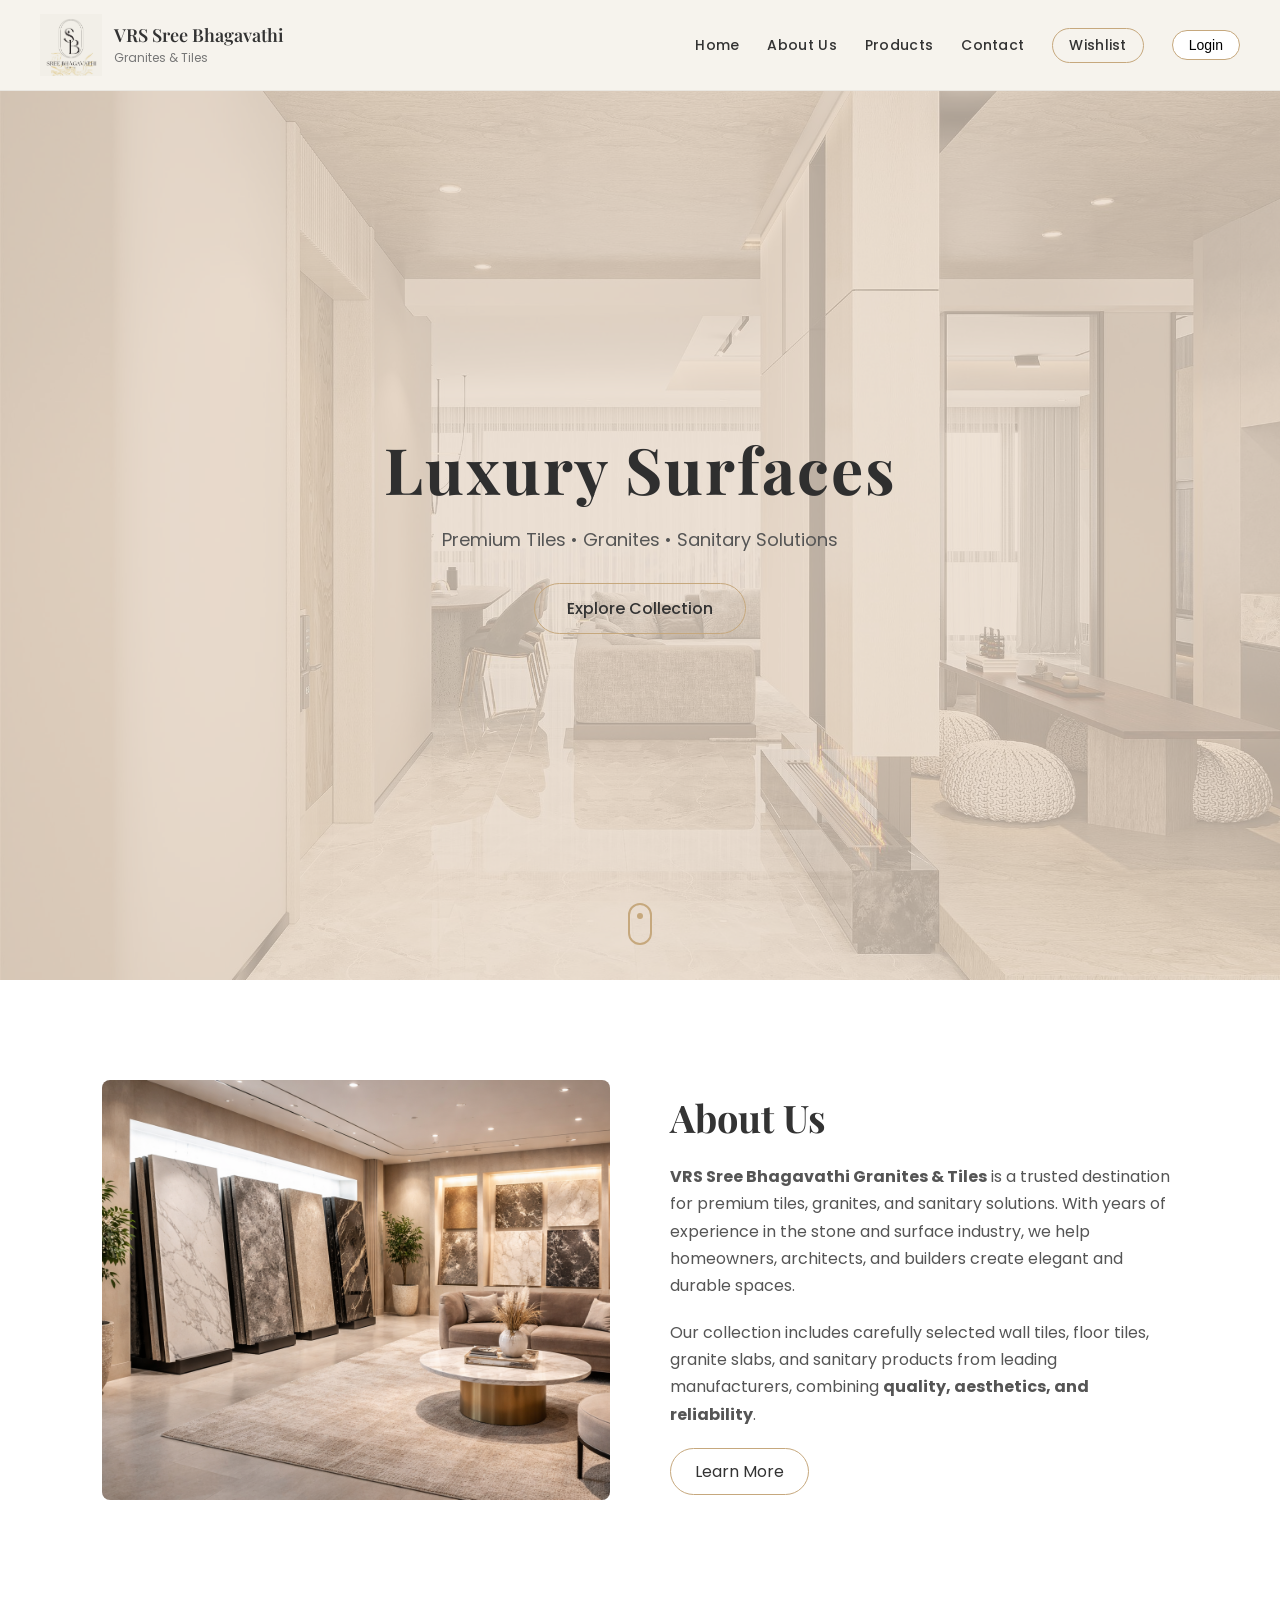
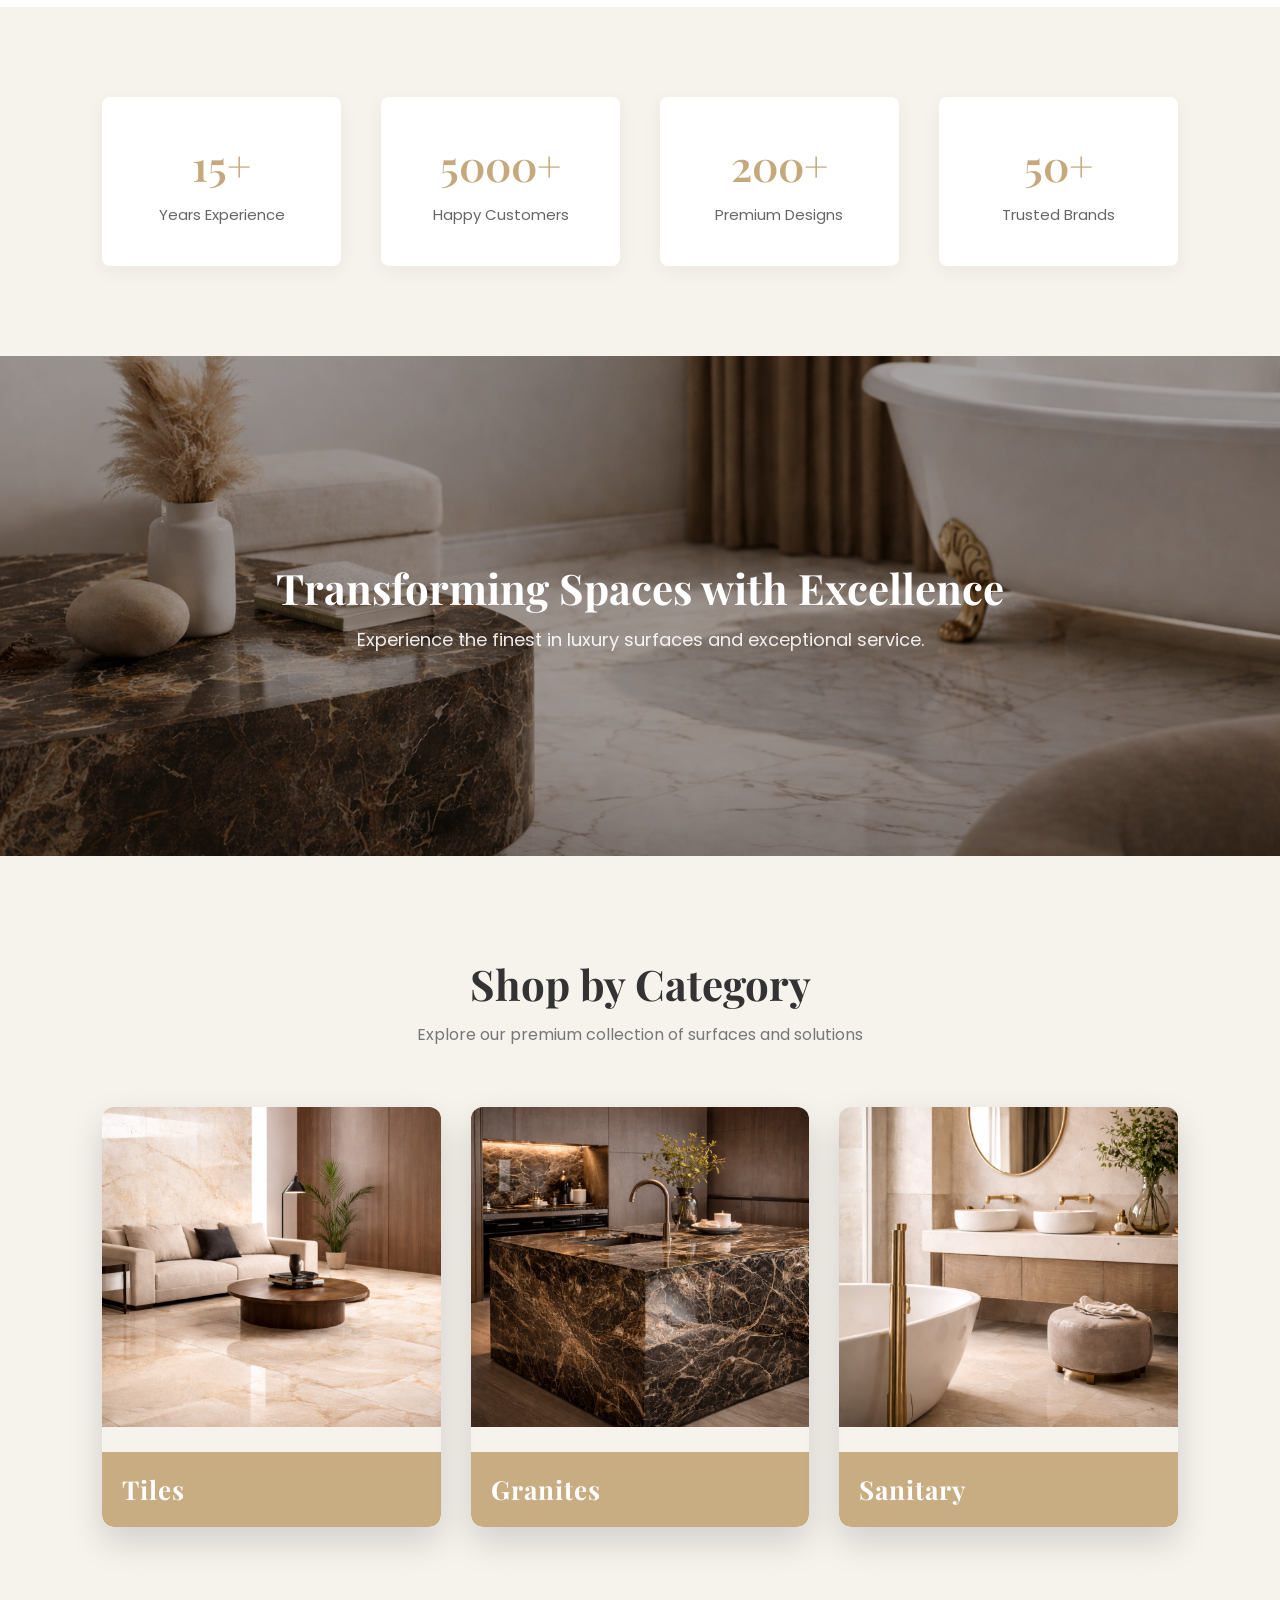
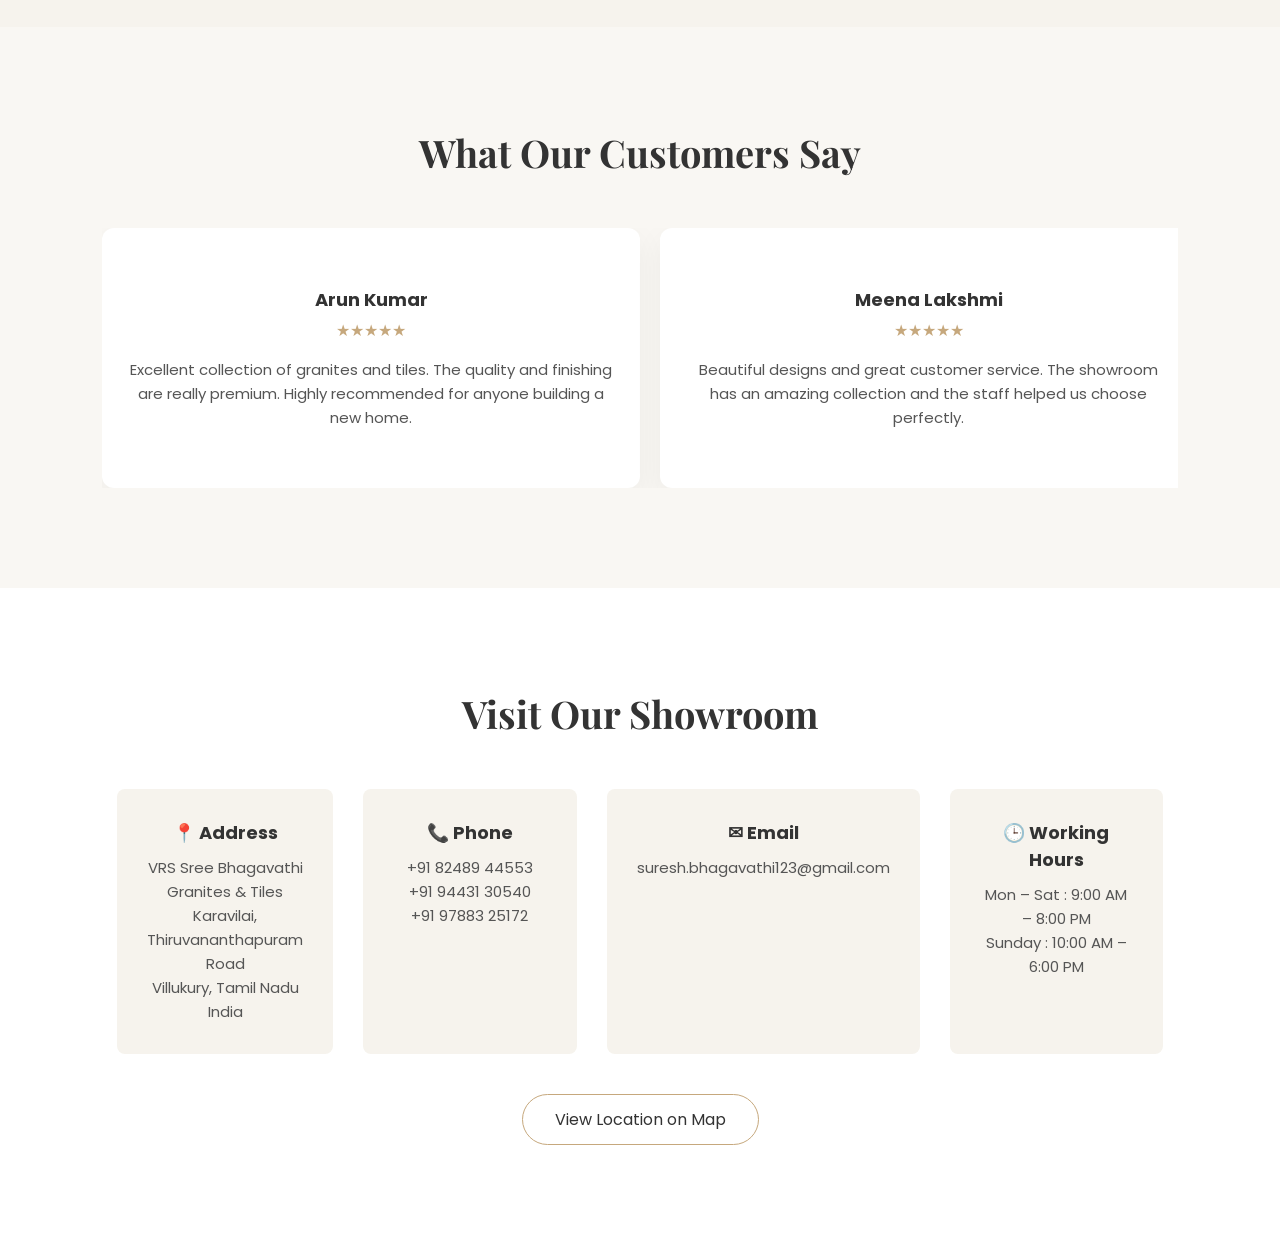
<file: index.html>
<!DOCTYPE html>
    <html lang="en">

    <head>

    <meta charset="UTF-8">
    <meta name="viewport" content="width=device-width, initial-scale=1.0">

    <title>VRS Sree Bhagavathi Granites & Tiles</title>

    <link rel="stylesheet" href="style.css">

    <link href="https://fonts.googleapis.com/css2?family=Poppins:wght@300;400;500;600&family=Playfair+Display:wght@500;600&display=swap" rel="stylesheet">

    </head>


    <body>


    <!-- ======= HEADER ======= -->


    <header class="navbar">

    <div class="logo-area">
    <img src="logo.png" class="logo">

    <div class="brand">
    <h2>VRS Sree Bhagavathi</h2>
    <span>Granites & Tiles</span>
    </div>
    </div>

    <div class="hamburger" onclick="toggleMenu()">
    <span></span>
    <span></span>
    <span></span>
    </div>

    <nav class="nav-menu" id="navMenu">

    <a href="index.html">Home</a>

    <a href="about.html">About Us</a>

    <a href="products.html">Products</a>


    <a href="contact.html">Contact</a>

    <a href="wishlist.html" class="wishlist">Wishlist</a>

    <div id="authSection"></div>

    </nav>

    </header>

    <section class="hero">

    <div class="hero-overlay"></div>

    <div class="hero-content">

    <h1>Luxury Surfaces</h1>

    <p>Premium Tiles • Granites • Sanitary Solutions</p>

    <a href="products.html#products" class="hero-btn">Explore Collection</a>
    </div>

    <div class="scroll-indicator"></div>

    </section>

    <section class="about-section">

    <div class="about-container">

    <div class="about-image">
    <img src="about.jpg" alt="Granite showroom">
    </div>

    <div class="about-content">

    <h2>About Us</h2>

    <p>
    <strong>VRS Sree Bhagavathi Granites & Tiles</strong> is a trusted destination
    for premium tiles, granites, and sanitary solutions. With years of experience
    in the stone and surface industry, we help homeowners, architects, and builders
    create elegant and durable spaces.
    </p>

    <p>
    Our collection includes carefully selected wall tiles, floor tiles, granite
    slabs, and sanitary products from leading manufacturers, combining
    <strong>quality, aesthetics, and reliability</strong>.
    </p>

    <a href="about.html" class="about-btn">Learn More</a>

    </div>

    </div>

    </section>

    <section class="stats-section">

    <div class="stats-container">

    <div class="stat-box">
    <div class="stat-number">15+</div>
    <p>Years Experience</p>
    </div>

    <div class="stat-box">
    <div class="stat-number">5000+</div>
    <p>Happy Customers</p>
    </div>

    <div class="stat-box">
    <div class="stat-number">200+</div>
    <p>Premium Designs</p>
    </div>

    <div class="stat-box">
    <div class="stat-number">50+</div>
    <p>Trusted Brands</p>
    </div>

    </div>

    </section>
    <section class="quote-section">

    <div class="quote-overlay"></div>

    <div class="quote-content">

    <h2>Transforming Spaces with Excellence</h2>

    <p>Experience the finest in luxury surfaces and exceptional service.</p>

    </div>

    </section>

    <section class="category-section">

    <div class="category-title">
    <h2>Shop by Category</h2>
    <p>Explore our premium collection of surfaces and solutions</p>
    </div>

<div class="category-container">

  <!-- TILES -->
  <a href="tiles.html" class="category-card">
    <img src="tiles.jpg">
    <div class="category-overlay">
      <h3>Tiles</h3>
    </div>
  </a>

  <!-- GRANITES -->
  <a href="granites.html" class="category-card">
    <img src="granite.jpg">
    <div class="category-overlay">
      <h3>Granites</h3>
    </div>
  </a>

  <!-- SANITARY -->
  <a href="sanitary.html" class="category-card">
    <img src="sanitary.jpg">
    <div class="category-overlay">
      <h3>Sanitary</h3>
    </div>
  </a>

</div>

    </section>
    <section class="reviews">

    <h2 class="review-title">What Our Customers Say</h2>

    <div class="review-container">

    <div class="review-track" id="reviewTrack">

    <div class="review-card">
    <h3>Arun Kumar</h3>
    <div class="stars">★★★★★</div>
    <p>
    Excellent collection of granites and tiles. The quality and finishing are
    really premium. Highly recommended for anyone building a new home.
    </p>
    </div>

    <div class="review-card">
    <h3>Meena Lakshmi</h3>
    <div class="stars">★★★★★</div>
    <p>
    Beautiful designs and great customer service. The showroom has an amazing
    collection and the staff helped us choose perfectly.
    </p>
    </div>

    <div class="review-card">
    <h3>Ramesh Babu</h3>
    <div class="stars">★★★★★</div>
    <p>
    Very satisfied with the granite quality. Delivery was on time and the
    pricing was reasonable compared to other shops.
    </p>
    </div>

    <div class="review-card">
    <h3>Priya Nair</h3>
    <div class="stars">★★★★★</div>
    <p>
    The tiles collection is simply stunning. Our house looks luxurious after
    installing their tiles.
    </p>
    </div>

    <div class="review-card">
    <h3>Sathish Kumar</h3>
    <div class="stars">★★★★★</div>
    <p>
    Professional team and great service. They helped us select the perfect
    sanitary fittings for our bathroom.
    </p>
    </div>

    <div class="review-card">
    <h3>Anita George</h3>
    <div class="stars">★★★★★</div>
    <p>
    Best place to buy granite and tiles. Quality products and friendly staff.
    </p>
    </div>

    <div class="review-card">
    <h3>Rahul Menon</h3>
    <div class="stars">★★★★★</div>
    <p>
    Amazing showroom with many premium designs. Installation guidance was
    very helpful.
    </p>
    </div>

    <div class="review-card">
    <h3>Divya Raj</h3>
    <div class="stars">★★★★★</div>
    <p>
    Very happy with the tiles we purchased. Excellent finishing and elegant
    designs.
    </p>
    </div>

    </div>

    </div>

    </section>

    <section class="contact-section">

    <div class="contact-container">

    <h2>Visit Our Showroom</h2>

    <div class="contact-grid">

    <div class="contact-box">
    <h3>📍 Address</h3>
    <p>
    VRS Sree Bhagavathi Granites & Tiles<br>
    Karavilai, Thiruvananthapuram Road<br>
    Villukury, Tamil Nadu<br>
    India
    </p>
    </div>

    <div class="contact-box">
    <h3>📞 Phone</h3>
    <p>
    +91 82489 44553<br>
    +91 94431 30540<br>
    +91 97883 25172
    </p>
    </div>

    <div class="contact-box">
    <h3>✉ Email</h3>
    <p>
    suresh.bhagavathi123@gmail.com
    </p>
    </div>

    <div class="contact-box">
    <h3>🕒 Working Hours</h3>
    <p>
    Mon – Sat : 9:00 AM – 8:00 PM<br>
    Sunday : 10:00 AM – 6:00 PM
    </p>
    </div>

    </div>

    <a href="https://maps.app.goo.gl/dRAw6sZkHxJL6yAx5"
    class="map-btn"
    target="_blank">
    View Location on Map
    </a>

    </div>

    </section>

    <script>
        


    </script>

<script>

let index = 0;

const track = document.getElementById("reviewTrack");
const cards = document.querySelectorAll(".review-card");

function slideReviews(){

const isMobile = window.innerWidth <= 768;
const cardsToShow = isMobile ? 1 : 2;

index++;

if(index > cards.length - cardsToShow){
    index = 0;
}

const movePercent = isMobile ? 100 : 50;

track.style.transform = `translateX(-${index * movePercent}%)`;
}

setInterval(slideReviews, 4000);

</script>

    <script src="authUI.js"></script>


    <script>
    function toggleMenu(){
    document.querySelector(".nav-menu").classList.toggle("active");
    }
    </script>
</file>
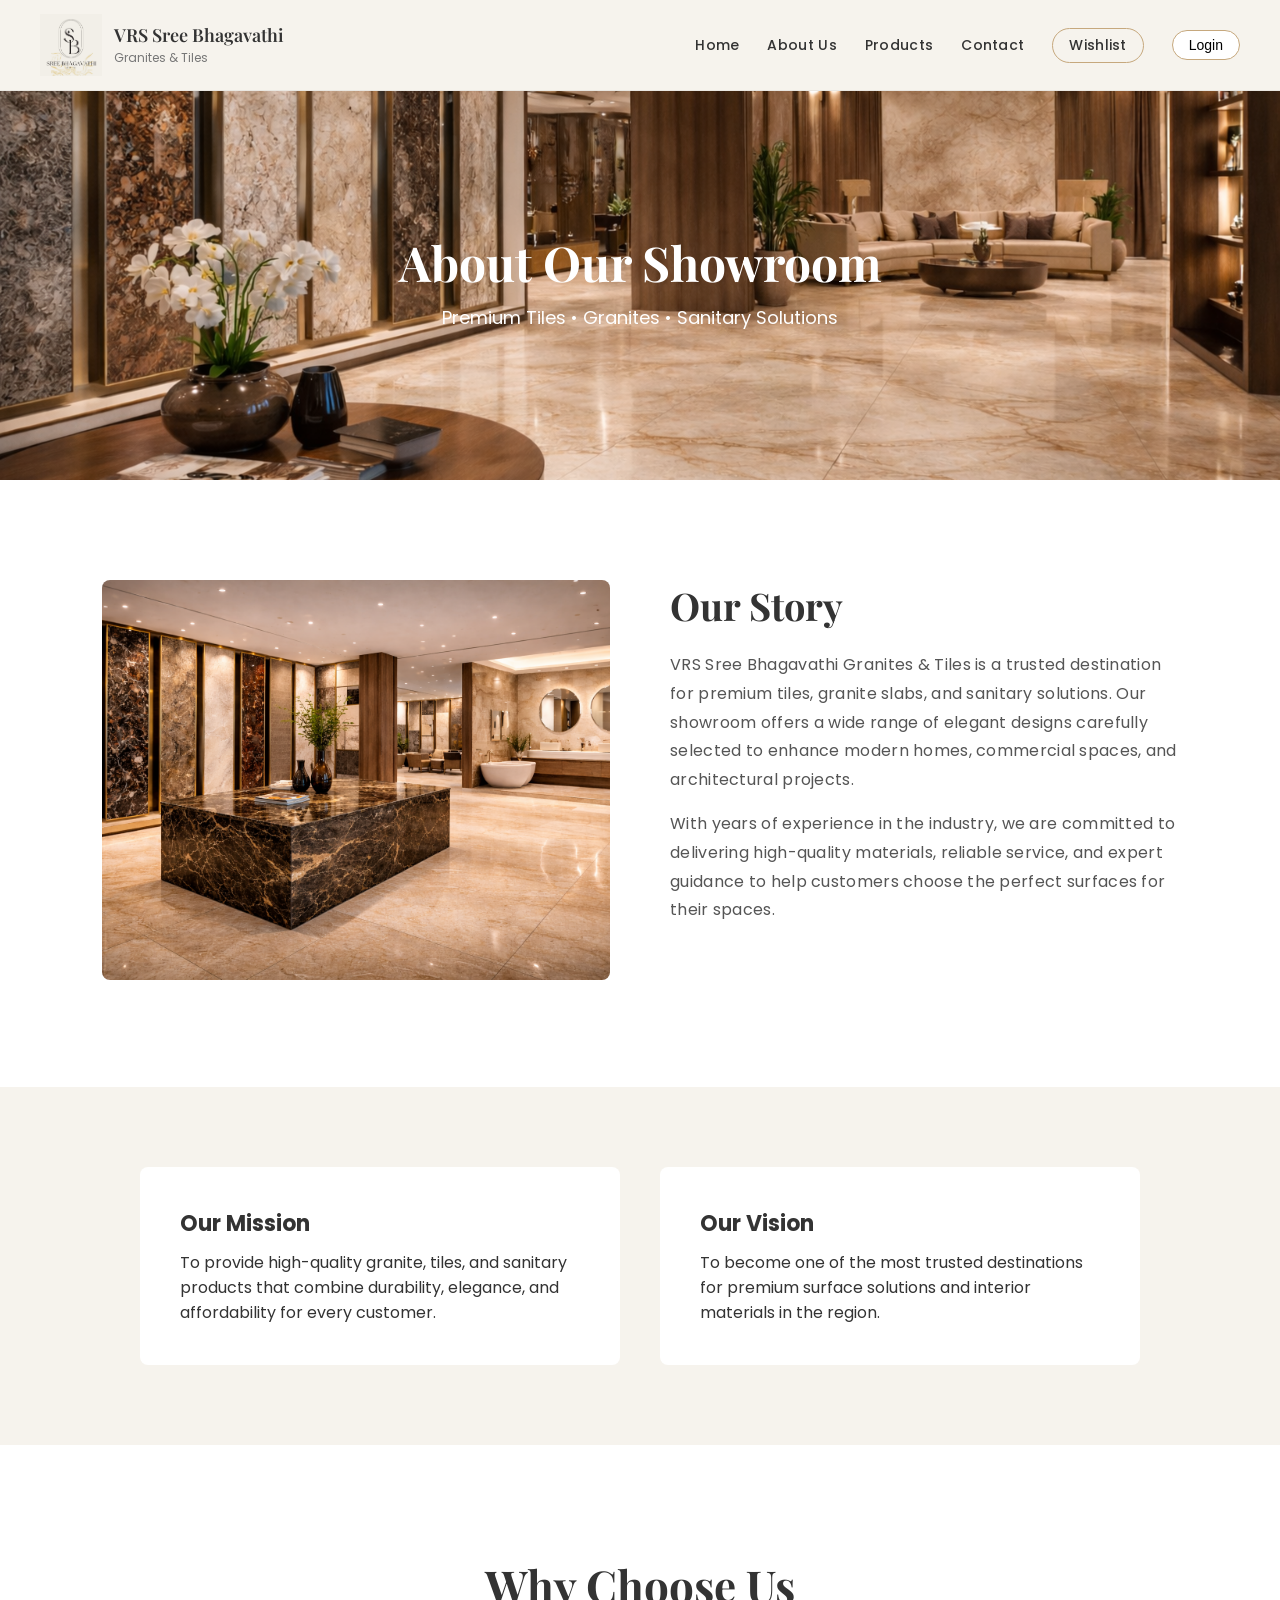
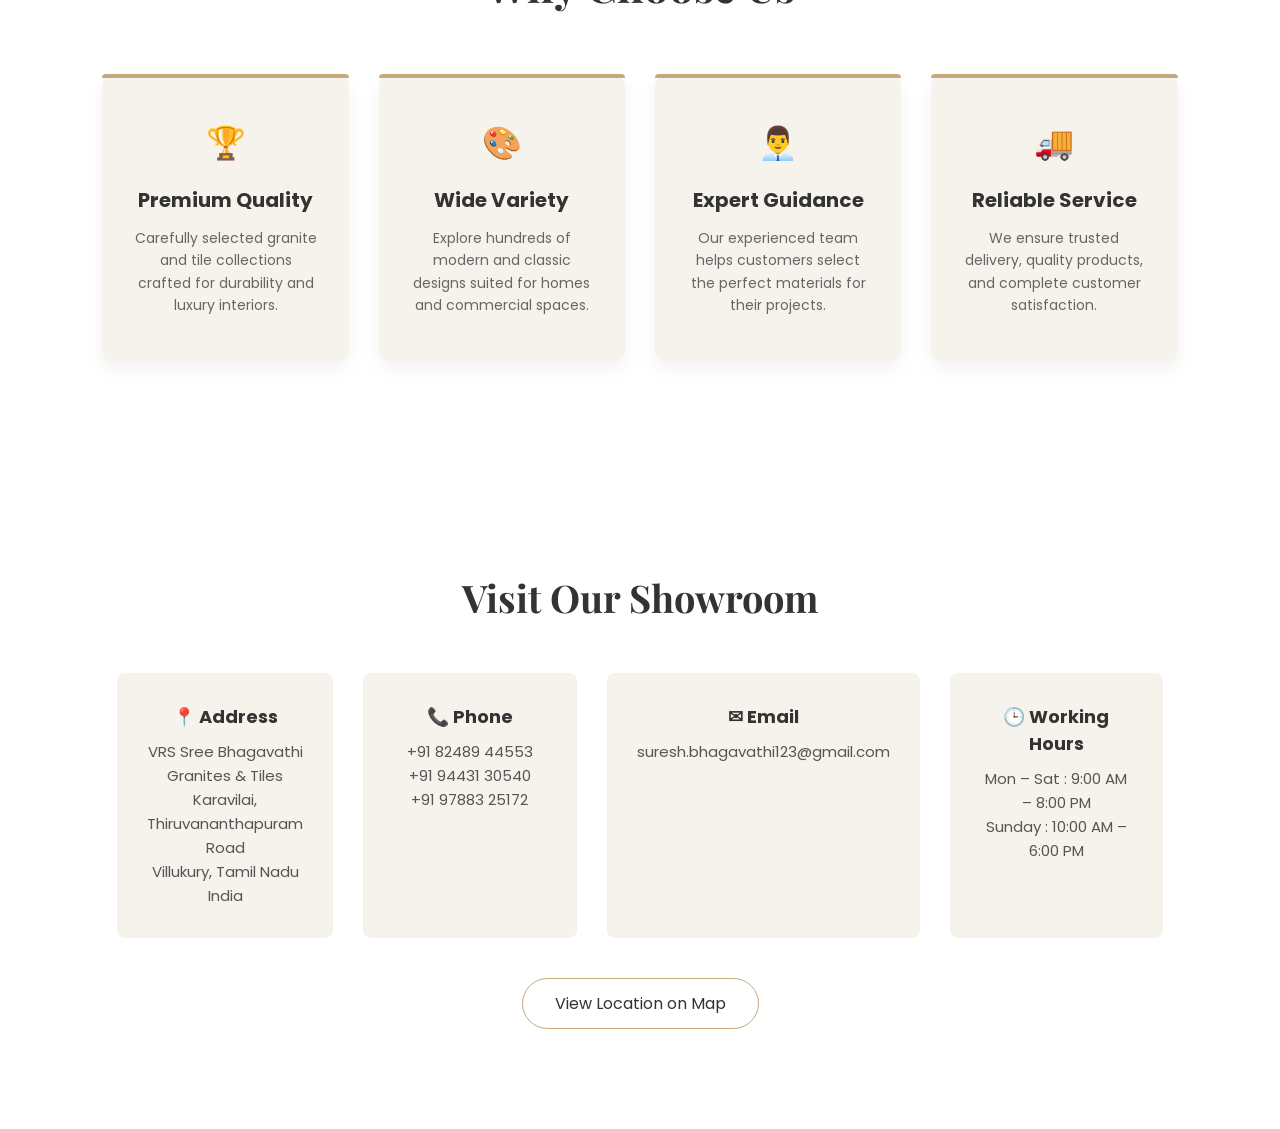
<file: about.html>
<!DOCTYPE html>

<html lang="en">

<head>

<meta charset="UTF-8">
<meta name="viewport" content="width=device-width, initial-scale=1.0">

<title>About Us | VRS Sree Bhagavathi</title>

<link rel="stylesheet" href="style.css">

<link href="https://fonts.googleapis.com/css2?family=Poppins:wght@300;400;500;600&family=Playfair+Display:wght@500;600&display=swap" rel="stylesheet">

</head>

<body>

<!-- NAVBAR -->

<header class="navbar">


<div class="logo-area">
<img src="logo.png" class="logo">

<div class="brand">
<h2>VRS Sree Bhagavathi</h2>
<span>Granites & Tiles</span>
</div>
</div>

<!-- HAMBURGER -->
<div class="hamburger" onclick="toggleMenu()">
<span></span>
<span></span>
<span></span>
</div>

<nav class="nav-menu">
<a href="index.html">Home</a>
<a href="about.html">About Us</a>
<a href="products.html">Products</a>
<a href="contact.html">Contact</a>

<a href="wishlist.html" class="wishlist">Wishlist</a>

<div id="authSection"></div>
</nav>

</header>


<!-- ABOUT HERO -->

<section class="about-hero">

<div class="about-hero-content">

<h1>About Our Showroom</h1>

<p>Premium Tiles • Granites • Sanitary Solutions</p>

</div>

</section>

<!-- OUR STORY -->

<section class="about-story">

<div class="story-container">

<div class="story-image">
<img src="showroom.jpg">
</div>

<div class="story-text">

<h2>Our Story</h2>

<p>
VRS Sree Bhagavathi Granites & Tiles is a trusted destination for premium
tiles, granite slabs, and sanitary solutions. Our showroom offers a wide
range of elegant designs carefully selected to enhance modern homes,
commercial spaces, and architectural projects.
</p>

<p>
With years of experience in the industry, we are committed to delivering
high-quality materials, reliable service, and expert guidance to help
customers choose the perfect surfaces for their spaces.
</p>

</div>

</div>

</section>

<!-- MISSION & VISION -->

<section class="mission-section">

<div class="mission-container">

<div class="mission-box">

<h3>Our Mission</h3>

<p>
To provide high-quality granite, tiles, and sanitary products that
combine durability, elegance, and affordability for every customer.
</p>

</div>

<div class="mission-box">

<h3>Our Vision</h3>

<p>
To become one of the most trusted destinations for premium surface
solutions and interior materials in the region.
</p>

</div>

</div>

</section>

<!-- WHY CHOOSE US -->
<section class="why-section">

<h2>Why Choose Us</h2>

<div class="why-container">

<div class="why-card">

<div class="why-icon">🏆</div>

<h3>Premium Quality</h3>

<p>Carefully selected granite and tile collections crafted for durability and luxury interiors.</p>

</div>


<div class="why-card">

<div class="why-icon">🎨</div>

<h3>Wide Variety</h3>

<p>Explore hundreds of modern and classic designs suited for homes and commercial spaces.</p>

</div>


<div class="why-card">

<div class="why-icon">👨‍💼</div>

<h3>Expert Guidance</h3>

<p>Our experienced team helps customers select the perfect materials for their projects.</p>

</div>


<div class="why-card">

<div class="why-icon">🚚</div>

<h3>Reliable Service</h3>

<p>We ensure trusted delivery, quality products, and complete customer satisfaction.</p>

</div>

</div>

</section>

<section class="contact-section">

<div class="contact-container">

<h2>Visit Our Showroom</h2>

<div class="contact-grid">

<div class="contact-box">
<h3>📍 Address</h3>
<p>
VRS Sree Bhagavathi Granites & Tiles<br>
Karavilai, Thiruvananthapuram Road<br>
Villukury, Tamil Nadu<br>
India
</p>
</div>

<div class="contact-box">
<h3>📞 Phone</h3>
<p>
+91 82489 44553<br>
+91 94431 30540<br>
+91 97883 25172
</p>
</div>

<div class="contact-box">
<h3>✉ Email</h3>
<p>
 suresh.bhagavathi123@gmail.com
</p>
</div>

<div class="contact-box">
<h3>🕒 Working Hours</h3>
<p>
Mon – Sat : 9:00 AM – 8:00 PM<br>
Sunday : 10:00 AM – 6:00 PM
</p>
</div>

</div>

<a href="https://maps.app.goo.gl/dRAw6sZkHxJL6yAx5"
class="map-btn"
target="_blank">
View Location on Map
</a>

</div>

</section>
<script src="authUI.js"></script>


<script>
function toggleMenu(){
  document.querySelector(".nav-menu").classList.toggle("active");
}
</script>

</body>
</html>
</file>
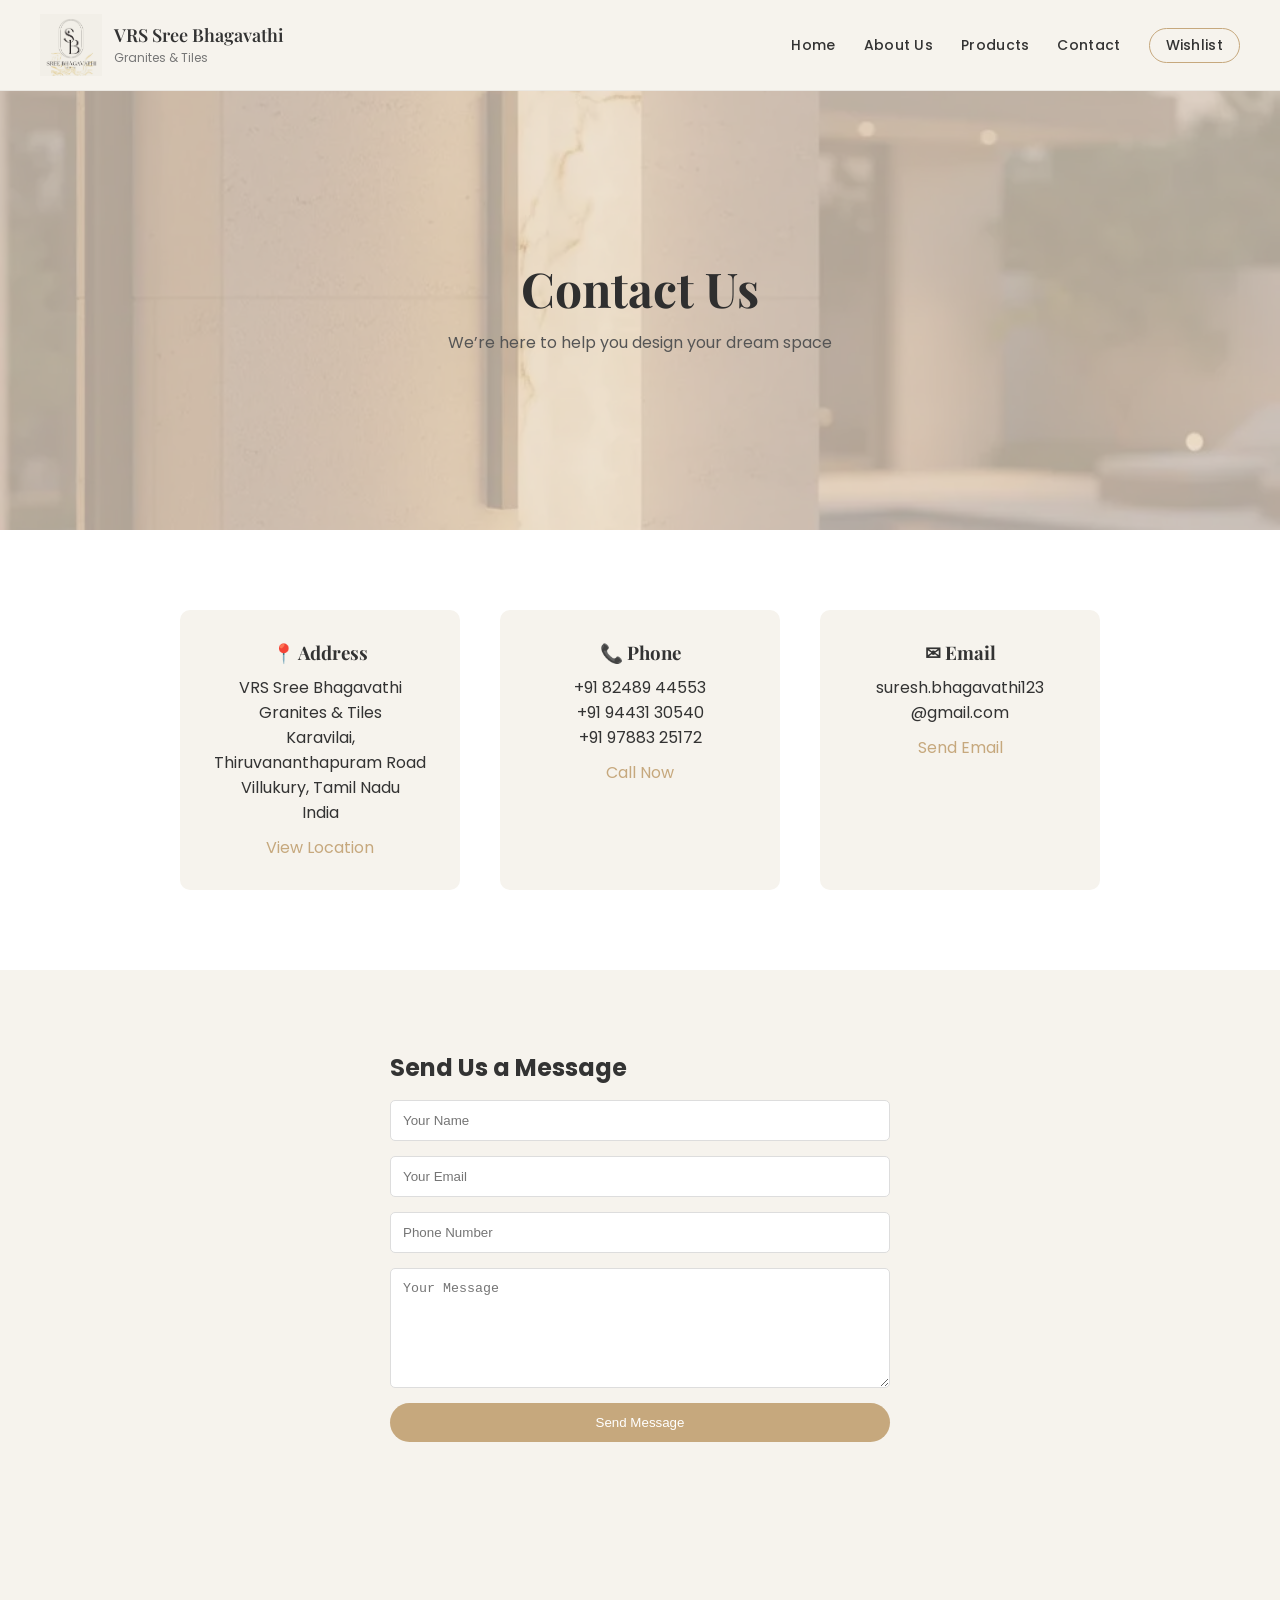
<file: contact.html>
<!DOCTYPE html>

<html lang="en">

<head>

<meta charset="UTF-8">
<meta name="viewport" content="width=device-width, initial-scale=1.0">

<title>Contact | VRS Sree Bhagavathi</title>

<link rel="stylesheet" href="style.css">

<link href="https://fonts.googleapis.com/css2?family=Poppins:wght@300;400;500;600&family=Playfair+Display:wght@500;600&display=swap" rel="stylesheet">

</head>

<body>

<!-- ===== NAVBAR ===== -->

<header class="navbar">

<div class="logo-area">
<img src="logo.png" class="logo">

<div class="brand">
<h2>VRS Sree Bhagavathi</h2>
<span>Granites & Tiles</span>
</div>
</div>
  <!-- 🔥 HAMBURGER -->
  <div class="hamburger" onclick="toggleMenu()">
    <span></span>
    <span></span>
    <span></span>
  </div>
<nav class="nav-menu">
<a href="index.html">Home</a>
<a href="about.html">About Us</a>
<a href="products.html">Products</a>
<a href="contact.html">Contact</a>
<a href="wishlist.html" class="wishlist">Wishlist </a>
</nav>

</header>

<!-- ===== HERO ===== -->

<section class="contact-hero">
<div class="hero-overlay"></div>

<div class="contact-hero-content">
<h1>Contact Us</h1>
<p>We’re here to help you design your dream space</p>
</div>
</section>

<!-- ===== CONTACT INFO ===== -->

<section class="contact-info">

<div class="contact-card">
<h3>📍 Address</h3>
    <p>
    VRS Sree Bhagavathi Granites & Tiles<br>
    Karavilai, Thiruvananthapuram Road<br>
    Villukury, Tamil Nadu<br>
    India
    </p>
<a href="https://maps.app.goo.gl/dRAw6sZkHxJL6yAx5">View Location</a>
</div>

<div class="contact-card">
<h3>📞 Phone</h3>
<p>
  +91 82489 44553<br>
  +91 94431 30540<br>
  +91 97883 25172
</p>
<a href="tel:918248944553">Call Now</a>
</div>

<div class="contact-card">
<h3>✉ Email</h3>
<p>suresh.bhagavathi123<br>
  @gmail.com</p>
<a href="suresh.bhagavathi123@gmail.com">Send Email</a>
</div>

</section>

<!-- ===== FORM ===== -->

<section class="contact-form-section">

<div class="contact-form">

<h2>Send Us a Message</h2>

<input type="text" placeholder="Your Name">
<input type="email" placeholder="Your Email">
<input type="text" placeholder="Phone Number">

<textarea placeholder="Your Message"></textarea>

<button onclick="sendWhatsApp()">Send Message</button>

</div>

</section>

<!-- ===== MAP ===== -->

<section class="map-section">

<iframe 
src="https://www.google.com/maps/embed?pb=!1m18!1m12!1m3!1d3948.719577928662!2d77.34303179999999!3d8.2309288!2m3!1f0!2f0!3f0!3m2!1i1024!2i768!4f13.1!3m3!1m2!1s0x3b04f9e5ee57f501%3A0xb57815b7f6f6bc7a!2sSree%20Bhagavathi%20Granites%20%26%20Tiles!5e0!3m2!1sen!2sin!4v1776533413989!5m2!1sen!2sin"
width="100%" 
height="400" 
style="border:0;" 
allowfullscreen="">
</iframe>

</section>

<script>
// Wishlist counter
function updateWishlistCount(){
let wishlist = JSON.parse(localStorage.getItem("wishlist")) || [];
let count = document.getElementById("wishlistCount");
if(count){
count.innerText = wishlist.length;
}
}
updateWishlistCount();
</script>

<script>
function sendWhatsApp(){

let name = document.querySelector('input[placeholder="Your Name"]').value;
let email = document.querySelector('input[placeholder="Your Email"]').value;
let phone = document.querySelector('input[placeholder="Phone Number"]').value;
let message = document.querySelector('textarea').value;

// YOUR WHATSAPP NUMBER (change this)
let whatsappNumber = "918248944553";

// MESSAGE FORMAT
let text = `Hello, I am interested in your products.

Name: ${name}
Email: ${email}
Phone: ${phone}
Message: ${message}`;

// ENCODE
let url = "https://wa.me/" + whatsappNumber + "?text=" + encodeURIComponent(text);

// OPEN WHATSAPP
window.open(url, "_blank");

}
</script>


<script>
function toggleMenu(){
  document.querySelector(".nav-menu").classList.toggle("active");
}
</script>

</body>
</html>
</file>
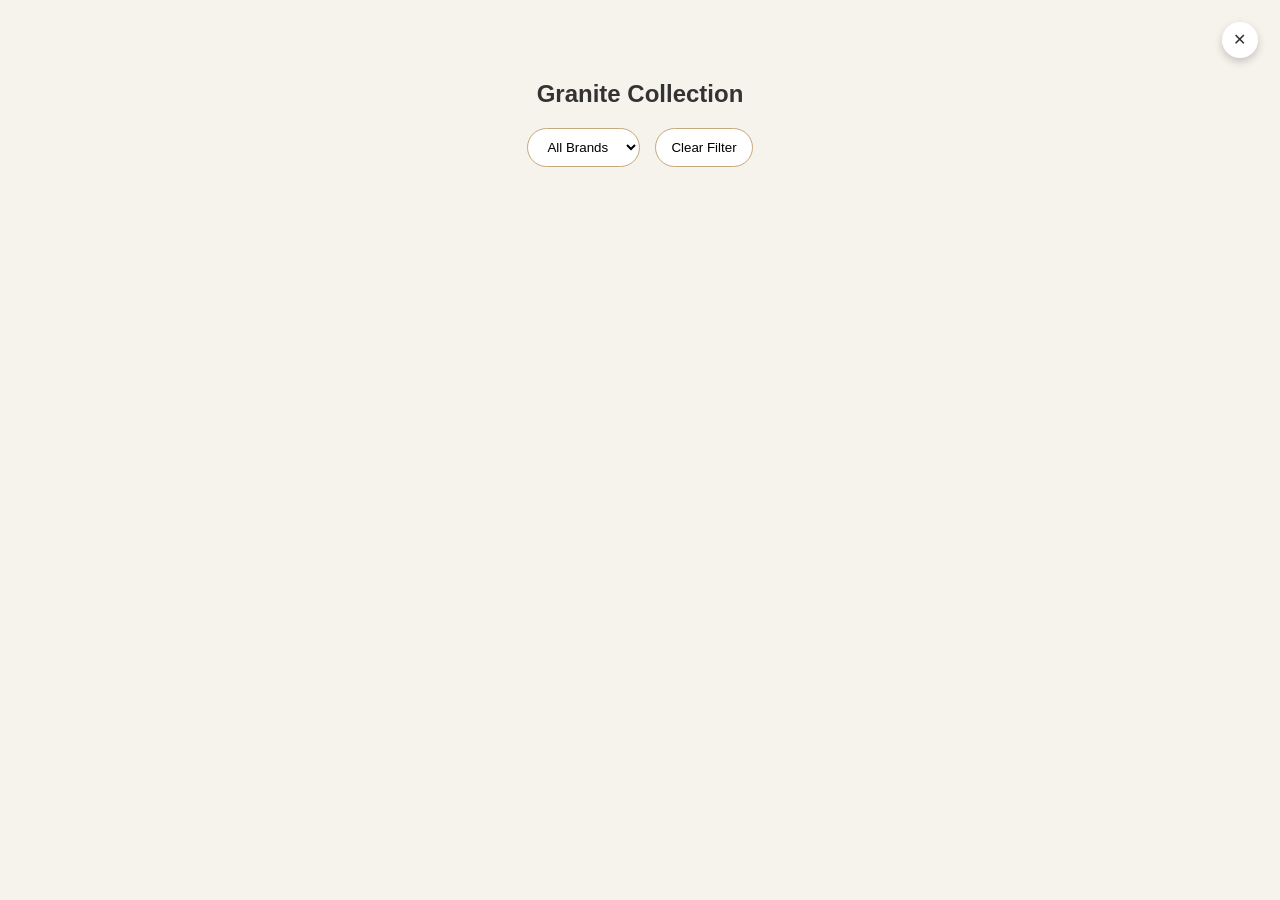
<file: granites.html>
<!DOCTYPE html>

<html>

<head>
<title>Granites</title>
<link rel="stylesheet" href="style.css">
</head>

<body>
<a href="index.html" class="close-btn">✕</a>

<section class="filter-section">

<h2>Granite Collection</h2>

<div class="filter-bar">

<select id="brandFilter">
<option value="">All Brands</option>
</select>

<button onclick="clearFilters()">Clear Filter</button>

</div>

</section>

<section class="product-section">

<div class="product-grid" id="productGrid"></div>

</section>

<script src="granites.js"></script>
<!-- PRODUCT POPUP -->

<div id="productPopup" class="popup">

<div class="popup-content">

<span class="close-btn" onclick="closePopup()">×</span>

<img id="popupImage">

<h2 id="popupName"></h2>

<p id="popupDesc"></p>

<h3 id="popupPrice"></h3>

<a href="wishlist.html" class="wishlist">
Wishlist (<span id="wishlistCount">0</span>)
</a>

</div>

</div>
<script src="menu.js"></script>
</body>

</html>
</file>
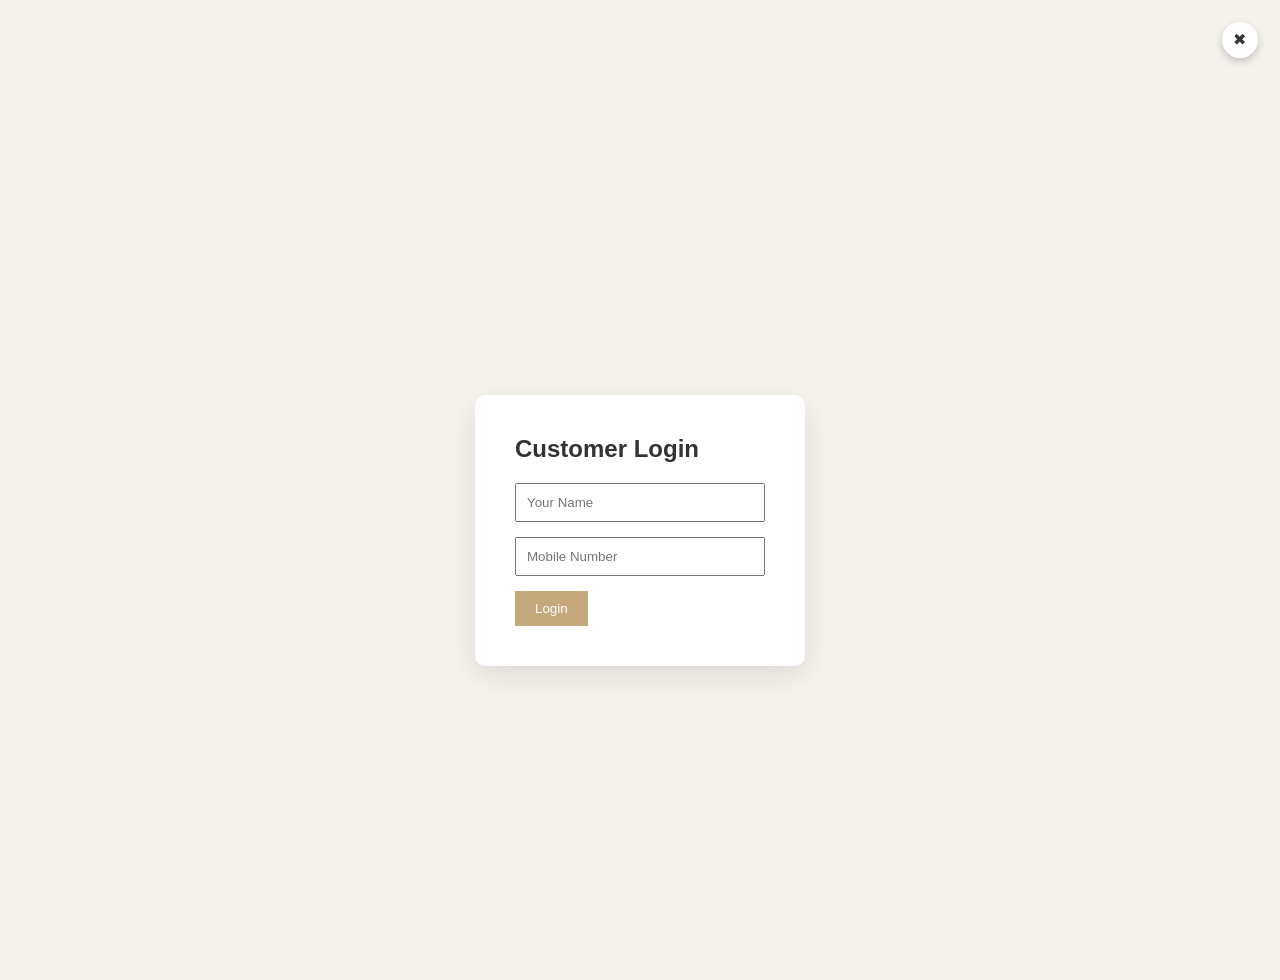
<file: login.html>
<!DOCTYPE html>
<html lang="en">

<head>
<meta charset="UTF-8">
<meta name="viewport" content="width=device-width, initial-scale=1.0">

<title>Login | Sree Bhagavathi</title>

<link rel="stylesheet" href="style.css">
</head>

<body>

<div style="display:flex; justify-content:center; align-items:center; height:100vh;">

  <div style="background:white; padding:40px; border-radius:10px; box-shadow:0 10px 30px rgba(0,0,0,0.1);">

    <h2 style="margin-bottom:20px;">Customer Login</h2>

    <input id="name" placeholder="Your Name" style="display:block; margin-bottom:15px; padding:10px; width:250px;">
    <input id="mobile" placeholder="Mobile Number" style="display:block; margin-bottom:15px; padding:10px; width:250px;">

    <button type="button" onclick="login()" style="padding:10px 20px; background:#c6a87d; color:white; border:none; cursor:pointer;">
      Login
    </button>

  </div>

</div>

<!-- 🔥 IMPORTANT -->
<script src="auth.js"></script>
<div class="close-btn" onclick="goHome()">✖</div>


<script>
function goHome(){
  window.location.href = "index.html";
}
</script>



</body>
</html>
</file>
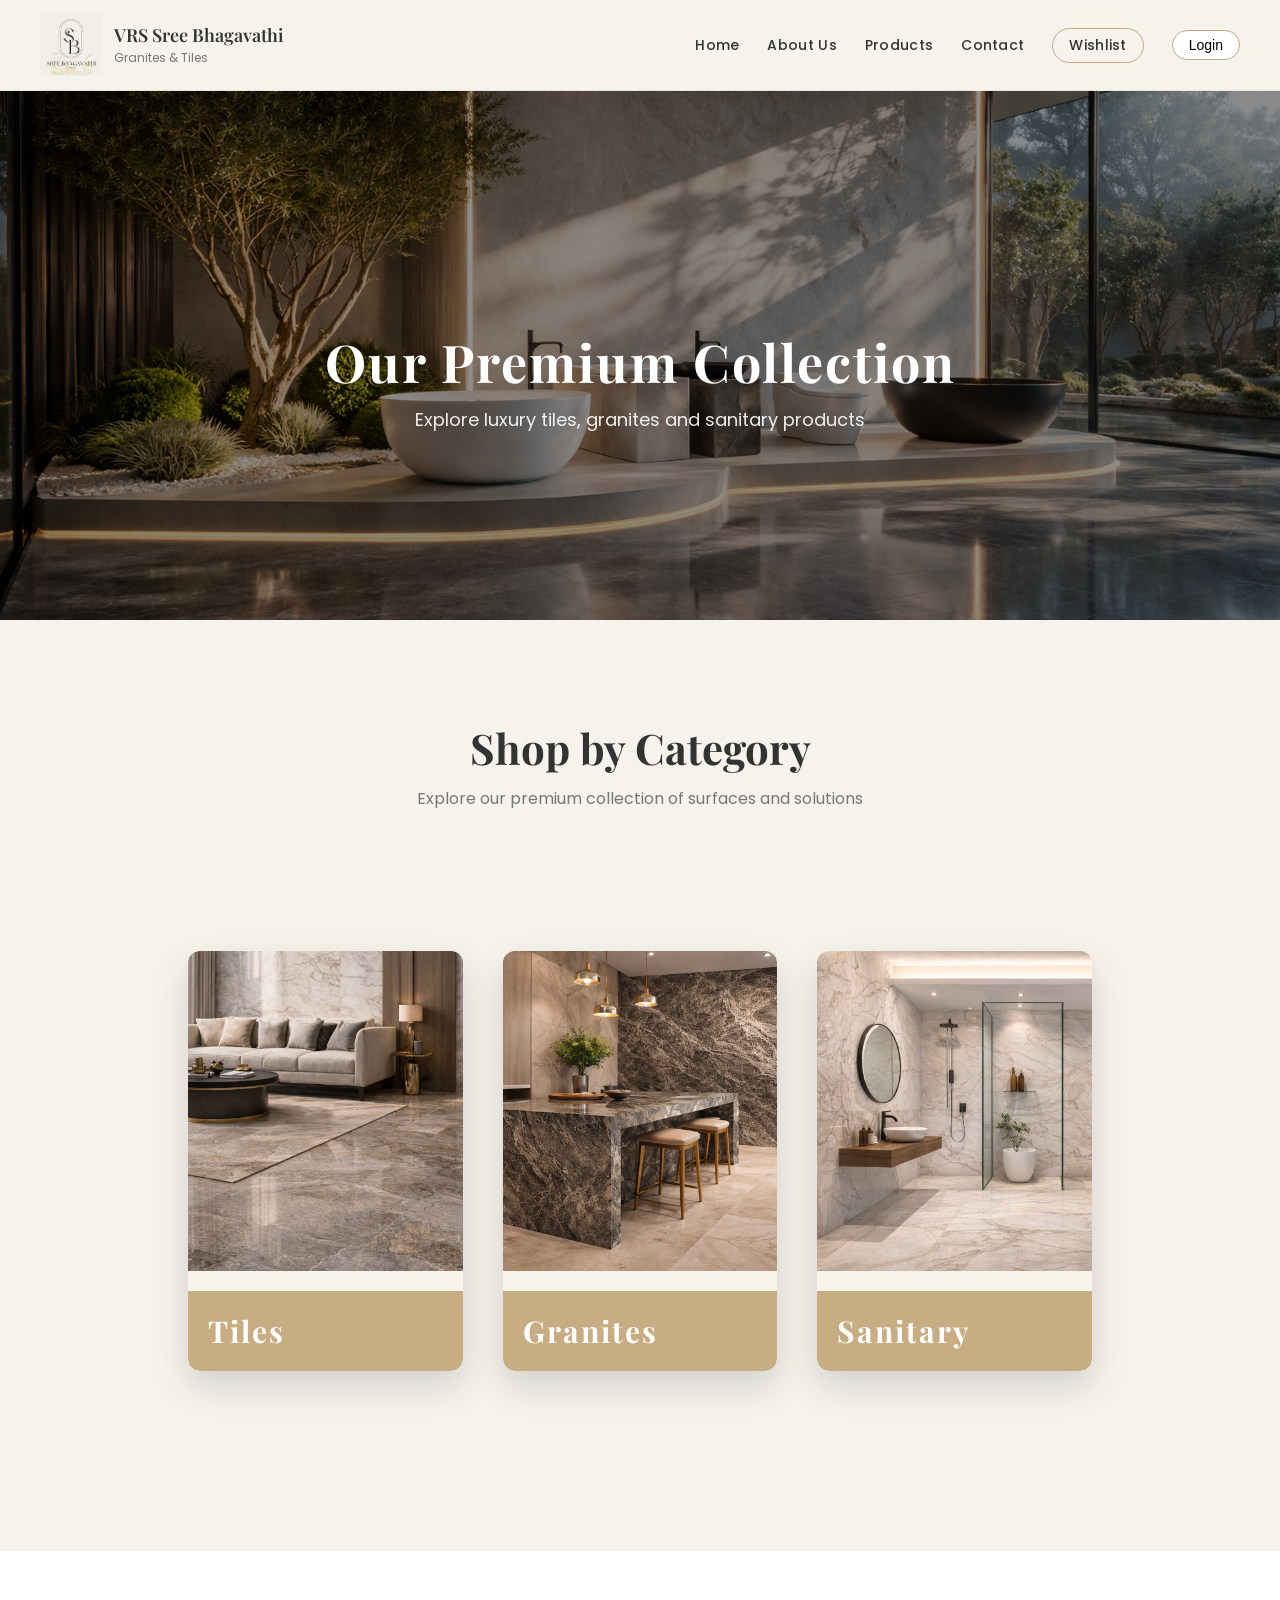
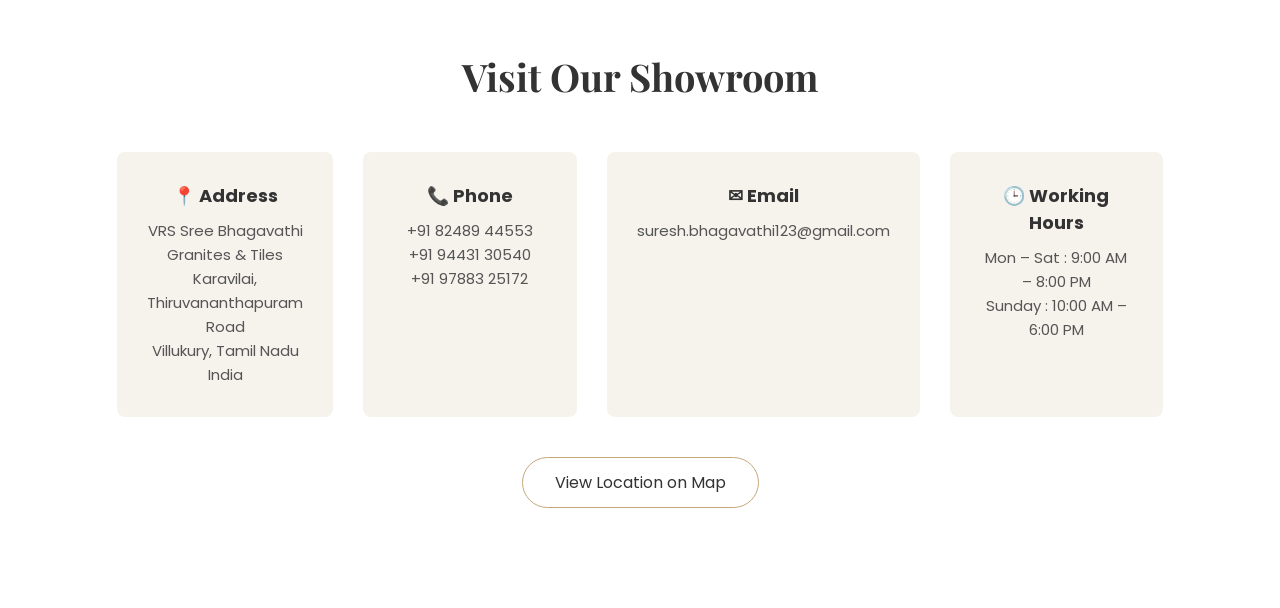
<file: products.html>
<!DOCTYPE html>

<html lang="en">

<head>

<meta charset="UTF-8">
<meta name="viewport" content="width=device-width, initial-scale=1.0">

<title>Products | VRS Sree Bhagavathi</title>

<link rel="stylesheet" href="style.css">

<link href="https://fonts.googleapis.com/css2?family=Poppins:wght@300;400;500;600&family=Playfair+Display:wght@500;600&display=swap" rel="stylesheet">

</head>

<body>

<!-- NAVBAR (same as your home page) -->

<header class="navbar">

<div class="logo-area">
<img src="logo.png" class="logo">

<div class="brand">
<h2>VRS Sree Bhagavathi</h2>
<span>Granites & Tiles</span>
</div>
</div>
  <!-- 🔥 HAMBURGER -->
  <div class="hamburger" onclick="toggleMenu()">
    <span></span>
    <span></span>
    <span></span>
  </div>

<nav class="nav-menu">
<a href="index.html">Home</a>
<a href="about.html">About Us</a>
<a href="products.html">Products</a>
<a href="contact.html">Contact</a>
<a href="wishlist.html" class="wishlist">Wishlist  </a>
<div id="authSection"></div>
</nav>

</header>

<!-- ===== PRODUCT HERO ===== -->

<section class="product-hero">

<div class="hero-overlay"></div>

<div class="product-hero-content">

<h1>Our Premium Collection</h1>

<p>Explore luxury tiles, granites and sanitary products</p>

</div>

</section>

<section class="category-section">

<div class="category-title">
<h2>Shop by Category</h2>
<p>Explore our premium collection of surfaces and solutions</p>
</div>


<!-- ===== CATEGORY SECTION ===== -->

<section class="product-categories">

<div class="category-card" onclick="goToPage('tiles.html')">
<img src="tile-category.jpg">
<div class="category-overlay">
<h2>Tiles</h2>
</div>
</div>

<div class="category-card" onclick="goToPage('granites.html')">
<img src="granite-category.jpg">
<div class="category-overlay">
<h2>Granites</h2>
</div>
</div>

<div class="category-card" onclick="goToPage('sanitary.html')">
<img src="sanitary-category.jpg">
<div class="category-overlay">
<h2>Sanitary</h2>
</div>
</div>

</section>
</section>
<section class="contact-section">

<div class="contact-container">

<h2>Visit Our Showroom</h2>

<div class="contact-grid">

<div class="contact-box">
<h3>📍 Address</h3>
<p>
VRS Sree Bhagavathi Granites & Tiles<br>
Karavilai, Thiruvananthapuram Road<br>
Villukury, Tamil Nadu<br>
India
</p>
</div>

<div class="contact-box">
<h3>📞 Phone</h3>
<p>
+91 82489 44553<br>
+91 94431 30540<br>
+91 97883 25172
</p>
</div>

<div class="contact-box">
<h3>✉ Email</h3>
<p>
 suresh.bhagavathi123@gmail.com
</p>
</div>

<div class="contact-box">
<h3>🕒 Working Hours</h3>
<p>
Mon – Sat : 9:00 AM – 8:00 PM<br>
Sunday : 10:00 AM – 6:00 PM
</p>
</div>

</div>

<a href="https://maps.app.goo.gl/dRAw6sZkHxJL6yAx5"
class="map-btn"
target="_blank">
View Location on Map
</a>

</div>

</section>
</body>
</html>
<script>
function goToPage(page){
window.location.href = page;
}
</script>
<script src="authUI.js"></script>

<script>
function toggleMenu(){
  document.querySelector(".nav-menu").classList.toggle("active");
}
</script>
</file>
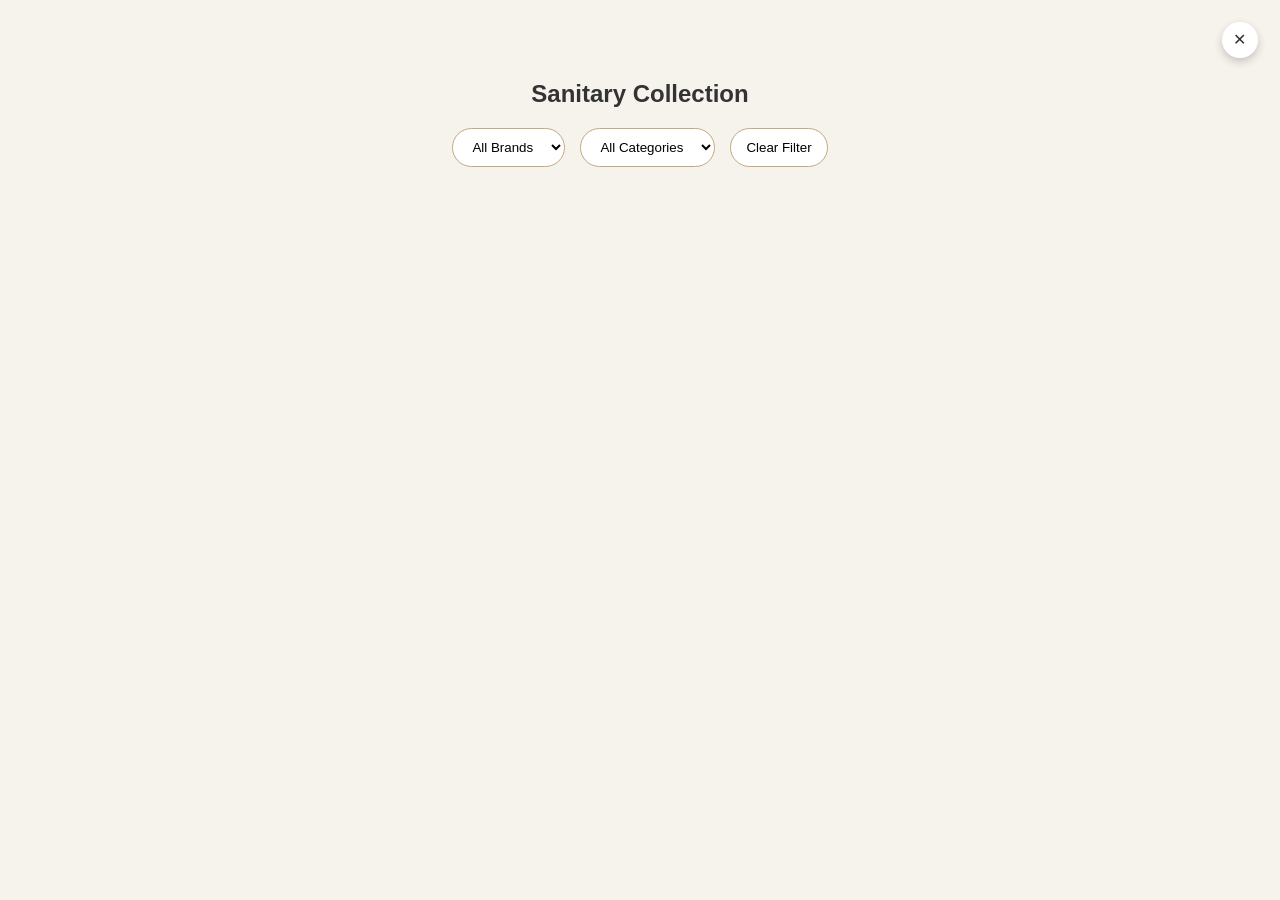
<file: sanitary.html>
<!DOCTYPE html>

<html>

<head>
<title>Sanitary</title>
<link rel="stylesheet" href="style.css">
</head>

<body>
<a href="index.html" class="close-btn">✕</a>

<section class="filter-section">

<h2>Sanitary Collection</h2>

<div class="filter-bar">

<select id="brandFilter">
<option value="">All Brands</option>
</select>

<select id="categoryFilter">
<option value="">All Categories</option>
</select>

<button onclick="clearFilters()">Clear Filter</button>

</div>

</section>

<section class="product-section">

<div class="product-grid" id="productGrid"></div>

</section>

<script src="sanitary.js"></script>

<!-- PRODUCT POPUP -->

<div id="productPopup" class="popup">

<div class="popup-content">

<span class="close-btn" onclick="closePopup()">×</span>

<img id="popupImage">

<h2 id="popupName"></h2>

<p id="popupDesc"></p>

<h3 id="popupPrice"></h3>

<button class="wishlist-btn" onclick="addToWishlist(selectedProduct)">
Add to Wishlist
</button>

</div>

</div>
<script src="menu.js"></script>
</body>

</html>
</file>
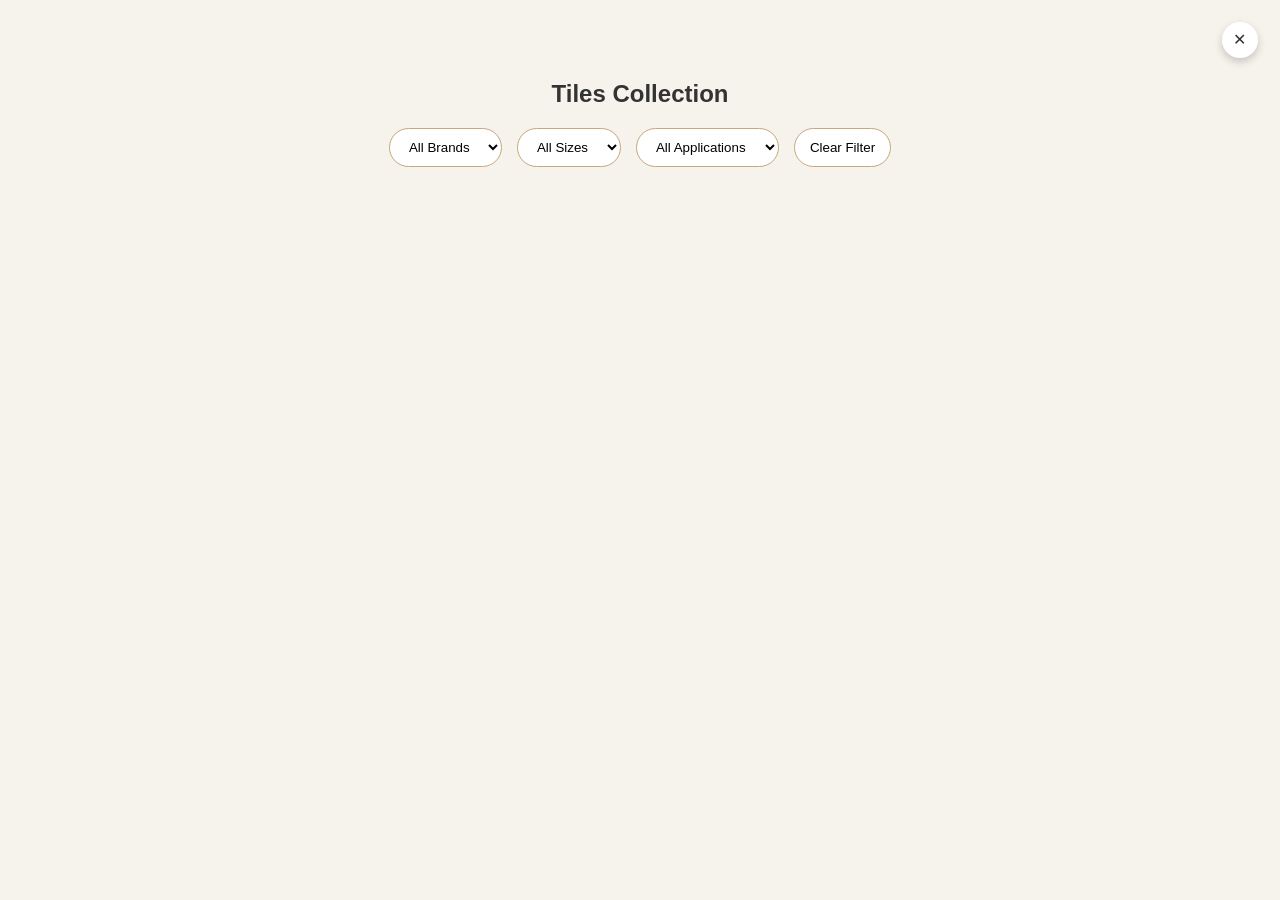
<file: tiles.html>
<!DOCTYPE html>

<html>

<head>
<title>Tiles</title>
<link rel="stylesheet" href="style.css">
</head>

<body>
<a href="index.html" class="close-btn">✕</a>
<section class="filter-section">

<h2>Tiles Collection</h2>

<div class="filter-bar">

<select id="brandFilter">
<option value="">All Brands</option>
</select>

<select id="sizeFilter">
<option value="">All Sizes</option>
</select>

<select id="appFilter">
<option value="">All Applications</option>
</select>

<button onclick="clearFilters()">Clear Filter</button>

</div>

</section>

<section class="product-section">

<div class="product-grid" id="productGrid"></div>

</section>

<script src="tiles.js"></script>

<!-- PRODUCT POPUP -->

<div id="productPopup" class="popup">

<div class="popup-content">

<span class="close-btn" onclick="closePopup()">×</span>

<img id="popupImage">

<h2 id="popupName"></h2>

<p id="popupDesc"></p>

<h3 id="popupPrice"></h3>

<button class="wishlist-btn" onclick="addToWishlist(selectedProduct)">
Add to Wishlist
</button>
</div>

</div>
<script src="menu.js"></script>
</body>

</html>
</file>
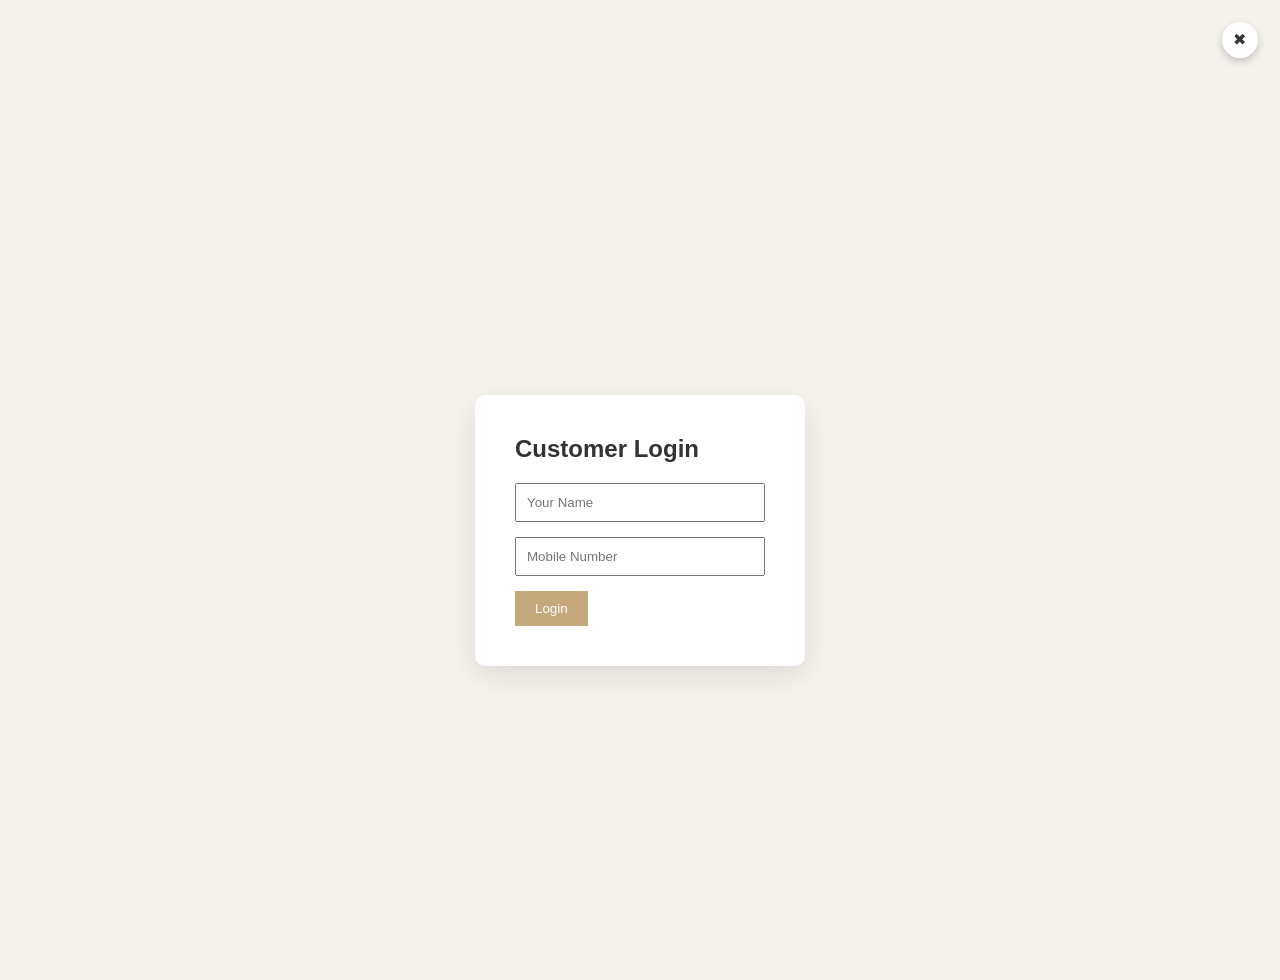
<file: wishlist.html>
<!DOCTYPE html>

<html>

<head>
<title>Wishlist</title>
<link rel="stylesheet" href="style.css">
</head>

<body>

<a href="index.html" class="close-btn">✕</a>

<h2 style="text-align:center; margin-top:100px;">My Wishlist ❤️</h2>

<section class="product-section">
<div class="product-grid" id="wishlistGrid"></div>
</section>

<script src="wishlist.js"></script>

</body>

</html>
</file>
<file: style.css>
/* ===== RESET ===== */
*{
margin:0;
padding:0;
box-sizing:border-box;
}

/* ===== BODY ===== */
body{
font-family:'Poppins', sans-serif;
background:#f6f3ed;
color:#333;
}

/* ===== NAVBAR ===== */
.navbar{
position:fixed;
top:0;
left:0;
width:100%;

display:flex;
align-items:center;
justify-content:space-between;

padding:14px 40px;

background:#f6f3ed;

border-bottom:1px solid rgba(0,0,0,0.05);

z-index:1000;
}

/* ===== LOGO AREA ===== */
.logo-area{
display:flex;
align-items:center;
gap:12px;
flex:1;
}

.hamburger{
margin-left:auto;
}
.logo{
width:62px;
height:62px;
object-fit:contain;
}

.brand{
display:flex;
flex-direction:column;
}

.brand h2{
font-family:'Playfair Display', serif;
font-size:18px;
font-weight:600;
}

.brand span{
font-size:12px;
color:#777;
margin-top:2px;
}

/* ===== NAV MENU ===== */
.nav-menu{
display:flex;
align-items:center;
gap:28px;
}

.nav-menu a{
text-decoration:none;
color:#333;
font-size:14px;
font-weight:500;
letter-spacing:0.3px;
position:relative;
}

/* ===== UNDERLINE HOVER ===== */
.nav-menu a::after{
content:"";
position:absolute;
left:0;
bottom:-5px;
width:0%;
height:2px;
background:#c6a87d;
transition:0.3s;
}

.nav-menu a:hover::after{
width:100%;
}

/* ===== WISHLIST BUTTON ===== */
.wishlist{
padding:6px 16px;
border:1px solid #c6a87d;
border-radius:20px;
}

.wishlist:hover{
background:#c6a87d;
color:white;
}

/* ===== SPACE BELOW NAVBAR ===== */
body::before{
content:"";
display:block;
height:80px;
}

/* ===== HERO SECTION ===== */

.hero{
position:relative;
width:100%;
height:100vh;

background-image:url("hero.jpg");
background-size:cover;
background-position:center;
background-repeat:no-repeat;

display:flex;
align-items:center;
justify-content:center;

text-align:center;
}


.hero-overlay{
position:absolute;
top:0;
left:0;
width:100%;
height:100%;

background:rgba(233, 217, 200, 0.75);
}

.hero-content{
position:relative;
z-index:2;
max-width:900px;
padding:20px;
}

.hero-content h1{
font-family:'Playfair Display', serif;
font-size:64px;
letter-spacing:2px;
margin-bottom:15px;
color:#2f2f2f;
}

.hero-content p{
font-size:18px;
color:#555;
margin-bottom:30px;
}

.hero-btn{
display:inline-block;
padding:12px 32px;
border:1px solid #c6a87d;
border-radius:30px;
text-decoration:none;
color:#333;
font-weight:500;
transition:0.3s;
}

.hero-btn:hover{
background:#c6a87d;
color:white;
}

/* ===== SCROLL INDICATOR ===== */

.scroll-indicator{
position:absolute;
bottom:35px;
left:50%;
transform:translateX(-50%);

width:24px;
height:42px;

border:2px solid #c6a87d;
border-radius:20px;
}

.scroll-indicator::before{
content:"";
position:absolute;
top:8px;
left:50%;
transform:translateX(-50%);

width:6px;
height:6px;

background:#c6a87d;
border-radius:50%;

animation:scrollMove 2s infinite;
}

@keyframes scrollMove{
0%{opacity:0;top:8px;}
50%{opacity:1;}
100%{opacity:0;top:25px;}
}

/* ===== ABOUT SECTION ===== */

.about-section{
padding:100px 8%;
background:#ffffff;
}

.about-container{
display:flex;
align-items:center;
gap:60px;
max-width:1200px;
margin:auto;
}

/* LEFT IMAGE */

.about-image{
flex:1;
}

.about-image img{
width:100%;
height:420px;
object-fit:cover;
border-radius:8px;
}

/* RIGHT TEXT */

.about-content{
flex:1;
}

.about-content h2{
font-family:'Playfair Display', serif;
font-size:38px;
margin-bottom:20px;
}

.about-content p{
font-size:16px;
line-height:1.7;
color:#555;
margin-bottom:20px;
}

.about-btn{
display:inline-block;
padding:10px 24px;
border:1px solid #c6a87d;
border-radius:25px;
text-decoration:none;
color:#333;
transition:0.3s;
}

.about-btn:hover{
background:#c6a87d;
color:white;
}

/* NAV MENU */

.nav-menu{
display:flex;
align-items:center;
gap:28px;
}


/* ===== HAMBURGER MENU ===== */

.hamburger{
display:none;
flex-direction:column;
gap:5px;
cursor:pointer;
}

.hamburger span{
width:26px;
height:3px;
background:#333;
display:block;
}

.nav-menu{
transition:all 0.3s ease;
}


/* ================= MOBILE ================= */

@media (max-width:768px){

/* NAVBAR */

.navbar{
padding:12px 20px;
}

/* show hamburger */

.hamburger{
display:flex;
}

/* hide menu */

.nav-menu{
position:absolute;
top:80px;
left:0;
width:100%;

flex-direction:column;
align-items:center;

background:#f6f3ed;

display:none;

padding:20px 0;
gap:18px;

border-top:1px solid rgba(0,0,0,0.1);
}

/* show dropdown */

.nav-menu.active{
display:flex;
}

/* HERO */

.hero{
height:80vh;
padding:20px;
}

.hero-content h1{
font-size:36px;
}

.hero-content p{
font-size:14px;
}

/* ABOUT */

.about-container{
flex-direction:column;
gap:30px;
}

.about-image img{
height:280px;
}

.about-content{
text-align:center;
}

}

/* ===== BUSINESS STATS SECTION ===== */

.stats-section{
background:#f6f3ed;
padding:90px 8%;
}

.stats-container{
max-width:1200px;
margin:auto;

display:grid;
grid-template-columns:repeat(4,1fr);
gap:40px;
text-align:center;
}

.stat-box{
background:white;
padding:40px 20px;
border-radius:8px;
box-shadow:0 5px 20px rgba(0,0,0,0.05);
transition:0.3s;
}

.stat-box:hover{
transform:translateY(-8px);
}

.stat-number{
font-size:42px;
font-weight:600;
color:#c6a87d;
margin-bottom:10px;
font-family:'Playfair Display', serif;
}

.stat-box p{
font-size:15px;
color:#666;
}

/* MOBILE */

@media(max-width:768px){

.stats-container{
grid-template-columns:repeat(2,1fr);
gap:20px;
}

.stat-number{
font-size:30px;
}

}

/* ===== QUOTE IMAGE SECTION ===== */

.quote-section{

position:relative;

height:500px;

background-image:url("quote.jpg");

background-size:cover;
background-position:center;

display:flex;
align-items:center;
justify-content:center;

text-align:center;
}

/* overlay */

.quote-overlay{

position:absolute;
top:0;
left:0;

width:100%;
height:100%;

background:rgba(0,0,0,0.35);
}

/* text */

.quote-content{

position:relative;
color:white;
max-width:800px;
padding:20px;

}

.quote-content h2{

font-family:'Playfair Display', serif;
font-size:42px;
margin-bottom:10px;
}

.quote-content p{

font-size:18px;
opacity:0.9;
}

/* MOBILE */

@media(max-width:768px){

.quote-section{
height:350px;
}

.quote-content h2{
font-size:28px;
}

.quote-content p{
font-size:14px;
}

}

/* ===== CATEGORY SECTION ===== */

.category-section{
padding:100px 8%;
background:#f6f3ed;
}

.category-title{
text-align:center;
margin-bottom:60px;
}

.category-title h2{
font-family:'Playfair Display', serif;
font-size:42px;
margin-bottom:10px;
}

.category-title p{
color:#777;
font-size:16px;
}

.category-container{
max-width:1200px;
margin:auto;

display:grid;
grid-template-columns:repeat(3,1fr);
gap:30px;
}

/* CARD */

.category-card{
position:relative;
height:420px;
overflow:hidden;
border-radius:10px;
cursor:pointer;
}

.category-card img{
width:100%;
height:100%;
object-fit:cover;
transition:0.5s;
}

/* overlay */

.category-overlay{
position:absolute;
bottom:0;
left:0;
width:100%;

padding:20px;

background:rgba(198,168,125,0.9); /* gold */

border-bottom-left-radius:12px;
border-bottom-right-radius:12px;

backdrop-filter:blur(6px);
}

.category-overlay h3{
color:white;
font-size:26px;
font-family:'Playfair Display', serif;
letter-spacing:1px;
}
/* hover */

.category-card:hover img{
transform:scale(1.1);
}

/* MOBILE */

@media(max-width:768px){

.category-container{
grid-template-columns:1fr;
gap:20px;
}

.category-card{
height:320px;
}

}

/* ===== REVIEWS ===== */

.reviews{
padding:100px 8%;
background:#f9f7f3;
text-align:center;
}

.review-title{
font-family:'Playfair Display', serif;
font-size:38px;
margin-bottom:50px;
}



.review-card h3{
font-size:18px;
margin-bottom:5px;
}

.stars{
color:#c6a87d;
margin-bottom:15px;
}

.review-card p{
font-size:15px;
color:#555;
line-height:1.6;
}



/* ===== CONTACT SECTION ===== */

.contact-section{
padding:100px 8%;
background:#ffffff;
text-align:center;
}

.contact-container{
max-width:1200px;
margin:auto;
}

.contact-section h2{
font-family:'Playfair Display', serif;
font-size:38px;
margin-bottom:50px;
}

.contact-grid{
display:grid;
grid-template-columns:repeat(4,1fr);
gap:30px;
margin-bottom:40px;
}

.contact-box{
background:#f6f3ed;
padding:30px;
border-radius:8px;
transition:0.3s;
}

.contact-box:hover{
transform:translateY(-5px);
box-shadow:0 10px 25px rgba(0,0,0,0.08);
}

.contact-box h3{
margin-bottom:10px;
font-size:18px;
}

.contact-box p{
font-size:15px;
color:#555;
line-height:1.6;
}

/* MAP BUTTON */

.map-btn{
display:inline-block;
padding:12px 32px;
border:1px solid #c6a87d;
border-radius:30px;
text-decoration:none;
color:#333;
transition:0.3s;
}

.map-btn:hover{
background:#c6a87d;
color:white;
}



/* ===== ABOUT SECTION ===== */



/* ===== ABOUT HERO ===== */

.about-hero{

height:400px;

background-image:url("about-banner.jpg");

background-size:cover;
background-position:center;

display:flex;
align-items:center;
justify-content:center;

text-align:center;
color:white;

}

.about-hero-content h1{

font-family:'Playfair Display', serif;
font-size:48px;
margin-bottom:10px;

}

.about-hero-content p{

font-size:18px;

}


/* ===== STORY SECTION ===== */

.about-story{

padding:100px 8%;
background:#ffffff;

}

.story-container{
max-width:1200px;
margin:auto;

display:flex;
gap:60px;
align-items:center;
justify-content:space-between;
}

/* 🔥 IMPORTANT FIX */
.story-image,
.story-text{
flex:1;
}

.story-image img{
width:100%;
height:auto;
object-fit:cover;
border-radius:8px;
}

.story-text h2{

font-family:'Playfair Display', serif;
font-size:38px;
margin-bottom:20px;

}

.story-text p{

color:#555;
line-height:1.7;
margin-bottom:15px;

}

/* ===== MISSION SECTION ===== */

.mission-section{

padding:80px 8%;
background:#f6f3ed;

}

.mission-container{

max-width:1000px;
margin:auto;

display:grid;
grid-template-columns:1fr 1fr;
gap:40px;

}

.mission-box{

background:white;
padding:40px;
border-radius:8px;

}

.mission-box h3{

font-size:22px;
margin-bottom:10px;

}

/* ===== WHY CHOOSE US ===== */

.why-section{

padding:100px 8%;
text-align:center;

}

.why-section h2{

font-family:'Playfair Display', serif;
font-size:40px;
margin-bottom:50px;

}

.why-container{

max-width:1200px;
margin:auto;

display:grid;
grid-template-columns:repeat(4,1fr);
gap:30px;

}

.why-box{

background:#f6f3ed;
padding:30px;
border-radius:8px;

}

.why-box h3{

margin-bottom:10px;

}

/* MOBILE */

@media(max-width:768px){

.story-container{
flex-direction:column;
}

.story-text{
max-width:100%;
text-align:center;
}

.mission-container{
grid-template-columns:1fr;
}

.why-container{
grid-template-columns:1fr;
}

}
.story-container{
align-items:stretch;
}


/* WHY CHOOSE US */

.why-section{

padding:100px 8%;
text-align:center;
background:#ffffff;

}

.why-section h2{

font-family:'Playfair Display', serif;
font-size:42px;
margin-bottom:60px;

}

/* GRID */

.why-container{

max-width:1200px;
margin:auto;

display:grid;
grid-template-columns:repeat(4,1fr);
gap:30px;

}

/* ===== WHY CHOOSE US ===== */

.why-section{

padding:110px 8%;
text-align:center;
background:#ffffff;

}

.why-section h2{

font-family:'Playfair Display', serif;
font-size:44px;
margin-bottom:60px;

}

/* GRID */

.why-container{

max-width:1200px;
margin:auto;

display:grid;
grid-template-columns:repeat(4,1fr);
gap:30px;

}

/* CARD */

.why-card{

background:#f6f3ed;

padding:45px 30px;

border-radius:12px;

transition:0.4s;

position:relative;

box-shadow:0 8px 20px rgba(0,0,0,0.05);

}

/* GOLD LINE */

.why-card::before{

content:"";

position:absolute;

top:0;
left:0;

width:100%;
height:4px;

background:#c6a87d;

border-radius:10px 10px 0 0;

}

/* ICON */

.why-icon{

font-size:32px;

margin-bottom:18px;

}

/* TITLE */

.why-card h3{

font-size:20px;

margin-bottom:12px;

}

/* TEXT */

.why-card p{

font-size:14px;

color:#666;

line-height:1.6;

}

/* HOVER EFFECT */

.why-card:hover{

transform:translateY(-10px);

box-shadow:0 15px 35px rgba(0,0,0,0.1);

}

/* MOBILE */

@media(max-width:768px){

.why-container{

grid-template-columns:1fr;

}

}


/* PRODUCT HERO */

.product-hero{

padding:140px 8% 80px;

text-align:center;

background:#f6f3ed;

}

.product-hero h1{

font-family:'Playfair Display', serif;

font-size:48px;

margin-bottom:10px;

}

/* FILTER */

.filter-section{

text-align:center;

margin-bottom:40px;

}

.filter-buttons button{

padding:10px 20px;

margin:5px;

border:1px solid #c6a87d;

background:white;

cursor:pointer;

border-radius:20px;

transition:0.3s;

}

.filter-buttons button:hover{

background:#c6a87d;

color:white;

}

/* PRODUCT GRID */

.product-section{

padding:0 8% 100px;

}

.product-grid{

max-width:1200px;

margin:auto;

display:grid;

grid-template-columns:repeat(4,1fr);

gap:30px;

}

/* PRODUCT CARD */

.product-card{
background:white;
border-radius:10px;
overflow:hidden;
text-align:center;
box-shadow:0 10px 25px rgba(0,0,0,0.05);
transition:0.4s;

/* 🔥 ADD THIS */
position: relative;
}

.product-card img{

width:100%;

height:250px;

object-fit:cover;

}

.product-card h3{

padding:20px;

font-size:18px;

}

.view-btn{

margin-bottom:20px;

padding:8px 20px;

border:1px solid #c6a87d;

background:white;

border-radius:20px;

cursor:pointer;

transition:0.3s;

}

.view-btn:hover{

background:#c6a87d;

color:white;

}

.product-card:hover{

transform:translateY(-8px);

}






/* ===== PRODUCT HERO ===== */

.product-hero{
position:relative;
height:60vh;

background-image:url("product-banner.jpg");
background-size:cover;
background-position:center;

display:flex;
align-items:center;
justify-content:center;
text-align:center;
}

.product-hero .hero-overlay{
position:absolute;
top:0;
left:0;
width:100%;
height:100%;
background:rgba(0,0,0,0.45);
}

.product-hero-content{
position:relative;
z-index:2;
color:white;
}

.product-hero h1{
font-family:'Playfair Display';
font-size:52px;
letter-spacing:2px;
}

.product-hero p{
font-size:18px;
margin-top:10px;
opacity:0.9;
}

/* ===== CATEGORY CARDS ===== */

.product-categories{
padding:80px 8%;
display:grid;
grid-template-columns:repeat(3,1fr);
gap:40px;
}

.category-card{
position:relative;
cursor:pointer;
border-radius:12px;
overflow:hidden;
box-shadow:0 15px 35px rgba(0,0,0,0.15);
}

.category-card img{
width:100%;
height:320px;
object-fit:cover;
transition:0.5s;
}

.category-card:hover img{
transform:scale(1.08);
}

.category-overlay{
position:absolute;
bottom:0;
left:0;
width:100%;

padding:20px;

background:rgba(198,168,125,0.95); /* luxury gold */

border-bottom-left-radius:12px;
border-bottom-right-radius:12px;

backdrop-filter:blur(6px);
}

.category-overlay h2{
color:white;
font-family:'Playfair Display';
font-size:30px;
letter-spacing:2px;
}

/* ===== MOBILE ===== */

@media(max-width:768px){

.product-categories{
grid-template-columns:1fr;
}

.product-hero h1{
font-size:32px;
}

.product-hero p{
font-size:14px;
}

}


.filter-bar{
display:flex;
justify-content:center;
gap:15px;
margin-top:20px;
flex-wrap:wrap;
}

.filter-bar select, .filter-bar button{
padding:10px 15px;
border:1px solid #c6a87d;
border-radius:20px;
background:white;
cursor:pointer;
}


.filter-bar{
display:flex;
justify-content:center;
gap:15px;
margin-top:20px;
flex-wrap:wrap;
}

.filter-bar select, .filter-bar button{
padding:10px 15px;
border:1px solid #c6a87d;
border-radius:20px;
background:white;
cursor:pointer;
}

.filter-bar{
display:flex;
justify-content:center;
gap:15px;
margin-top:20px;
flex-wrap:wrap;
}

.filter-bar select, .filter-bar button{
padding:10px 15px;
border:1px solid #c6a87d;
border-radius:20px;
background:white;
cursor:pointer;
}

/* ===== POPUP ===== */

.popup{
position:fixed;
top:0;
left:0;
width:100%;
height:100%;

background:rgba(0,0,0,0.7);

display:none;
justify-content:center;
align-items:center;

z-index:2000;
}

.popup-content{
background:white;
padding:30px;
border-radius:12px;
max-width:400px;
width:90%;
text-align:center;
position:relative;
}

.popup-content img{
width:100%;
height:250px;
object-fit:cover;
border-radius:8px;
margin-bottom:15px;
}

.close-btn{
position:absolute;
top:10px;
right:15px;
font-size:24px;
cursor:pointer;
}

.popup-content h2{
margin:10px 0;
}

.popup-content p{
font-size:14px;
color:#555;
}

.popup-content h3{
color:#c6a87d;
margin:10px 0;
}

.wishlist-btn{
padding:10px 20px;
border:1px solid #c6a87d;
background:white;
border-radius:20px;
cursor:pointer;
transition:0.3s;
}

.wishlist-btn:hover{
background:#c6a87d;
color:white;
}


/* HEART ICON */

.heart-icon{
position:absolute;
top:10px;
right:10px;

background:white;
width:35px;
height:35px;

display:flex;
align-items:center;
justify-content:center;

border-radius:50%;
cursor:pointer;

font-size:18px;

box-shadow:0 5px 15px rgba(0,0,0,0.1);

transition:0.3s;
}

/* active (saved) */

.heart-icon.active{
color:red;
transform:scale(1.2);
}

/* ===== CONTACT PAGE ===== */

.contact-hero{
height:50vh;
background:url("contact-banner.jpg") center/cover no-repeat;
position:relative;
display:flex;
align-items:center;
justify-content:center;
text-align:center;
}

.contact-hero-content{
position:relative;
z-index:2;
color:#2f2f2f;
}

.contact-hero-content h1{
font-family:'Playfair Display', serif;
font-size:48px;
}

.contact-hero-content p{
margin-top:10px;
color:#555;
}

.contact-info{
display:flex;
justify-content:center;
gap:40px;
padding:80px 8%;
background:#fff;
flex-wrap:wrap;
}

.contact-card{
background:#f6f3ed;
padding:30px;
width:280px;
text-align:center;
border-radius:10px;
transition:0.3s;
}

.contact-card:hover{
transform:translateY(-5px);
box-shadow:0 10px 25px rgba(0,0,0,0.08);
}

.contact-card h3{
font-family:'Playfair Display', serif;
margin-bottom:10px;
}

.contact-card a{
display:inline-block;
margin-top:10px;
color:#c6a87d;
text-decoration:none;
}

.contact-form-section{
padding:80px 8%;
background:#f6f3ed;
display:flex;
justify-content:center;
}

.contact-form{
width:500px;
display:flex;
flex-direction:column;
gap:15px;
}

.contact-form input,
.contact-form textarea{
padding:12px;
border:1px solid #ddd;
border-radius:5px;
}

.contact-form textarea{
height:120px;
}

.contact-form button{
padding:12px;
border:none;
background:#c6a87d;
color:white;
border-radius:25px;
cursor:pointer;
}

.map-section{
margin-top:40px;
}

@media(max-width:768px){

.contact-info{
flex-direction:column;
align-items:center;
}

.contact-form{
width:100%;
}

.contact-hero-content h1{
font-size:32px;
}

}

.product-card button {
  margin-top: 10px;
  padding: 8px 16px;
  border: none;
  background: #c6a87d;
  color: white;
  border-radius: 20px;
  cursor: pointer;
}

.product-card button:hover {
  background: #a8895f;
}
.auth-btn {
  padding: 6px 16px;
  border: 1px solid #c6a87d;
  border-radius: 20px;
  background: white;
  cursor: pointer;
  font-size: 14px;
  transition: 0.3s;
}

.auth-btn:hover {
  background: #c6a87d;
  color: white;
}
@media (max-width:600px){

.product-card img{
height:200px;
}

.product-card h3{
font-size:16px;
padding:15px;
}

}
@media (max-width:600px){

.heart-icon{
width:30px;
height:30px;
font-size:16px;
top:8px;
right:8px;
}

}

@media (max-width:600px){

.popup-content{
width:90%;
padding:20px;
}

.popup-content img{
height:180px;
}

.popup-content h2{
font-size:18px;
}

}

@media (max-width:600px){

.filter-section{
padding:20px;
}

.product-section{
padding:0 5% 60px;
}

}

@media (max-width:600px){

.brand h2{
font-size:14px;
}

.brand span{
font-size:10px;
}

.logo{
width:45px;
height:45px;
}

}

/* ===== RESPONSIVE GRID FIX ===== */

/* TABLET */
@media (max-width:1024px){
.product-grid{
grid-template-columns:repeat(2,1fr);
gap:20px;
}
}

/* MOBILE */
@media (max-width:600px){
.product-grid{
grid-template-columns:1fr;
gap:20px;
padding:0 10px;
}
}

.product-grid{
max-width:1200px;
margin:auto;
display:grid;
grid-template-columns:repeat(4,1fr);
gap:30px;
}

/* STICKY FILTER */
.filter-section{
position:sticky;
top:80px; /* below navbar */
z-index:999;
background:#f6f3ed;
padding-bottom:10px;
}   

.product-card{
transition: all 0.3s ease;
}

.product-card:active{
transform: scale(0.97);
}

.heart-icon{
transition: all 0.2s ease;
}

.heart-icon:active{
transform: scale(1.3);
}

/* 🔥 FIX BLUE UNDERLINE ISSUE */
a{
text-decoration:none;
color:inherit;
}


.story-text{
max-width:550px;
}

.story-image img{
width:100%;
height:400px;
object-fit:cover;
border-radius:8px;
}

.story-text p{
font-size:16px;
line-height:1.8;
letter-spacing:0.3px;
}

/* CLOSE BUTTON (LOGIN PAGE) */
.close-btn{
position:fixed;
top:20px;
right:20px;

width:40px;
height:40px;

background:#fff;
color:#333;

display:flex;
align-items:center;
justify-content:center;

border-radius:50%;
box-shadow:0 4px 10px rgba(0,0,0,0.2);

font-size:18px;
cursor:pointer;

z-index:1000;
transition:0.3s;
}

.close-btn:hover{
background:#333;
color:#fff;
}

.close-btn{
transform:scale(0.9);
}

.close-btn:hover{
transform:scale(1);
}

/* LOGIN PAGE FIX */
.login-container{
width:100%;
max-width:400px;
margin:auto;
padding:30px 20px;

display:flex;
flex-direction:column;
align-items:center;
justify-content:center;

min-height:100vh;
text-align:center;
}


.login-container input{
width:100%;
padding:12px;
margin:10px 0;

border-radius:6px;
border:1px solid #ccc;

font-size:14px;
}


.login-container button{
width:100%;
padding:12px;
margin-top:10px;

background:#8b5e3c; /* your theme brown */
color:white;

border:none;
border-radius:6px;

font-size:15px;
cursor:pointer;
} 

.login-container h2{
margin-bottom:15px;
font-size:22px;
}

@media(max-width:600px){

.login-container{
padding:20px;
}

.close-btn{
top:10px;
right:10px;
width:35px;
height:35px;
font-size:16px;
}

}


/* FIX CONTACT / SHOWROOM */
.contact-container{
width:100%;
padding:0 15px;
}

@media(max-width:768px){

.contact-grid{
grid-template-columns:repeat(2,1fr);   /* ✅ 2 columns */
gap:15px;
}

.contact-box{
width:100%;
max-width:none;   /* 🔥 remove restriction */
}

}

.contact-box{
width:100%;
max-width:320px;
}

.contact-section h2{
text-align:center;
}

@media(max-width:768px){

.contact-grid{
grid-template-columns:1fr;   /* 🔥 ONE COLUMN */
gap:20px;
}

.contact-box{
width:100%;
max-width:320px;
margin:0 auto;   /* ✅ CENTER EACH CARD */
}

}

@media(max-width:768px){

.about-story,
.mission-section,
.why-section,
.contact-section{
padding:60px 20px !important;  /* ✅ FIX SIDE SPACING */
}

}
/* ===== FINAL REVIEW SLIDER ===== */

.review-container{
overflow:hidden;
max-width:1200px;
margin:auto;
}

.review-track{
display:flex;
transition:transform 0.5s ease-in-out;
}

.review-card{
min-width:50%;
flex-shrink:0;
background:white;
padding:25px;
border-radius:10px;
box-shadow:0 10px 30px rgba(0,0,0,0.05);
text-align:left;
}

/* MOBILE */
@media(max-width:768px){

.review-card{
min-width:100%;
text-align:center;
}

}

.review-card{
min-width:50%;  /* 🔥 MAKES IT PERFECT SQUARE */
display:flex;
flex-direction:column;
justify-content:center;
}

@media(max-width:768px){

.review-card{
min-width:100%;
text-align:center;
}

}


.review-container{
overflow:hidden;
max-width:1200px;
margin:auto;
}

.review-track{
display:flex;
gap:20px;
transition:transform 0.5s ease-in-out;
}



.review-card{
min-width:50%;
max-width:520px;          /* 🔥 CONTROL SIZE */
height:260px;             /* 🔥 FIX HEIGHT (NOT TOO BIG) */

flex-shrink:0;

background:white;
padding:25px;
border-radius:12px;
box-shadow:0 10px 30px rgba(0,0,0,0.05);

display:flex;
flex-direction:column;
justify-content:center;
align-items:center;
text-align:center;
}

@media(max-width:768px){

.review-card{
min-width:100%;
max-width:90%;     /* 🔥 NOT FULL WIDTH */
height:240px;
margin:0 auto;     /* ✅ CENTER */
}

}

.category-card{
display:block;
text-decoration:none;
color:inherit;
}

.category-card:hover{
transform:translateY(-5px);
}

.close-btn:hover{
transform:scale(1.1);
}
</file>
